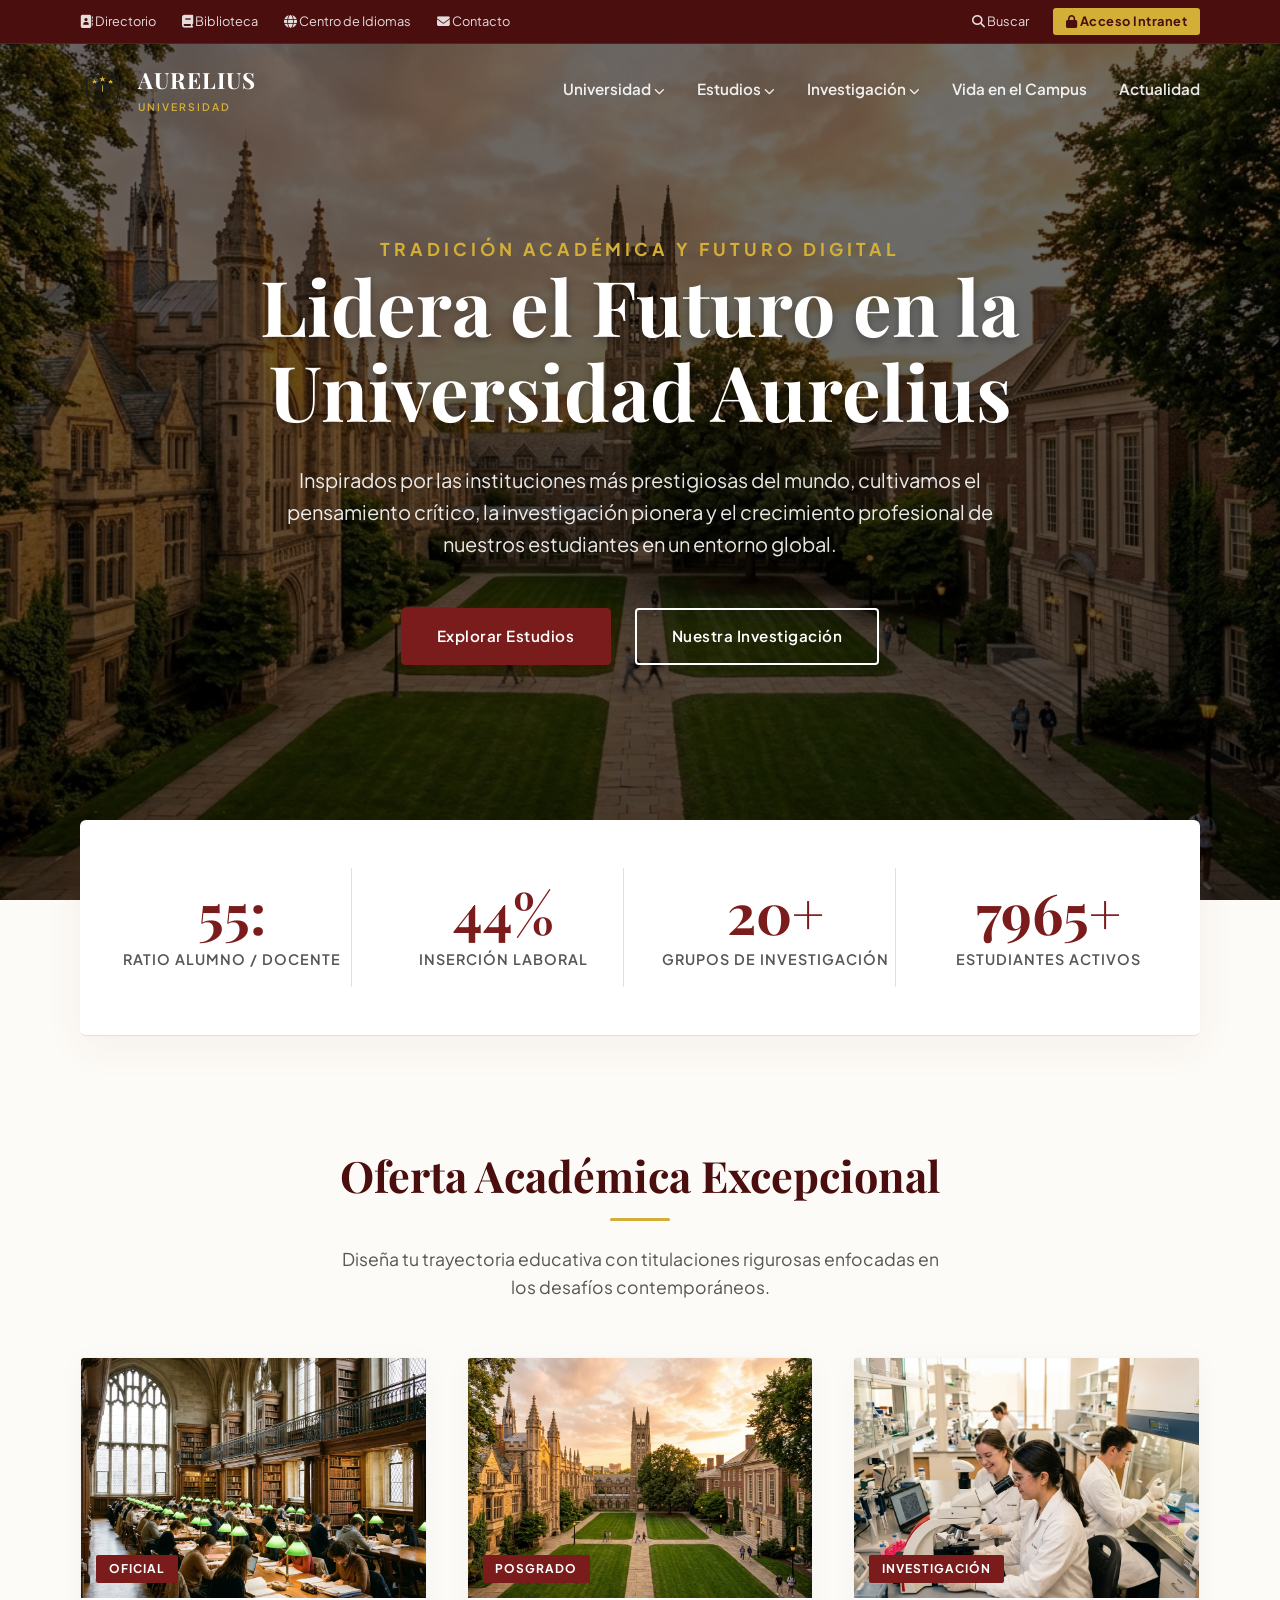
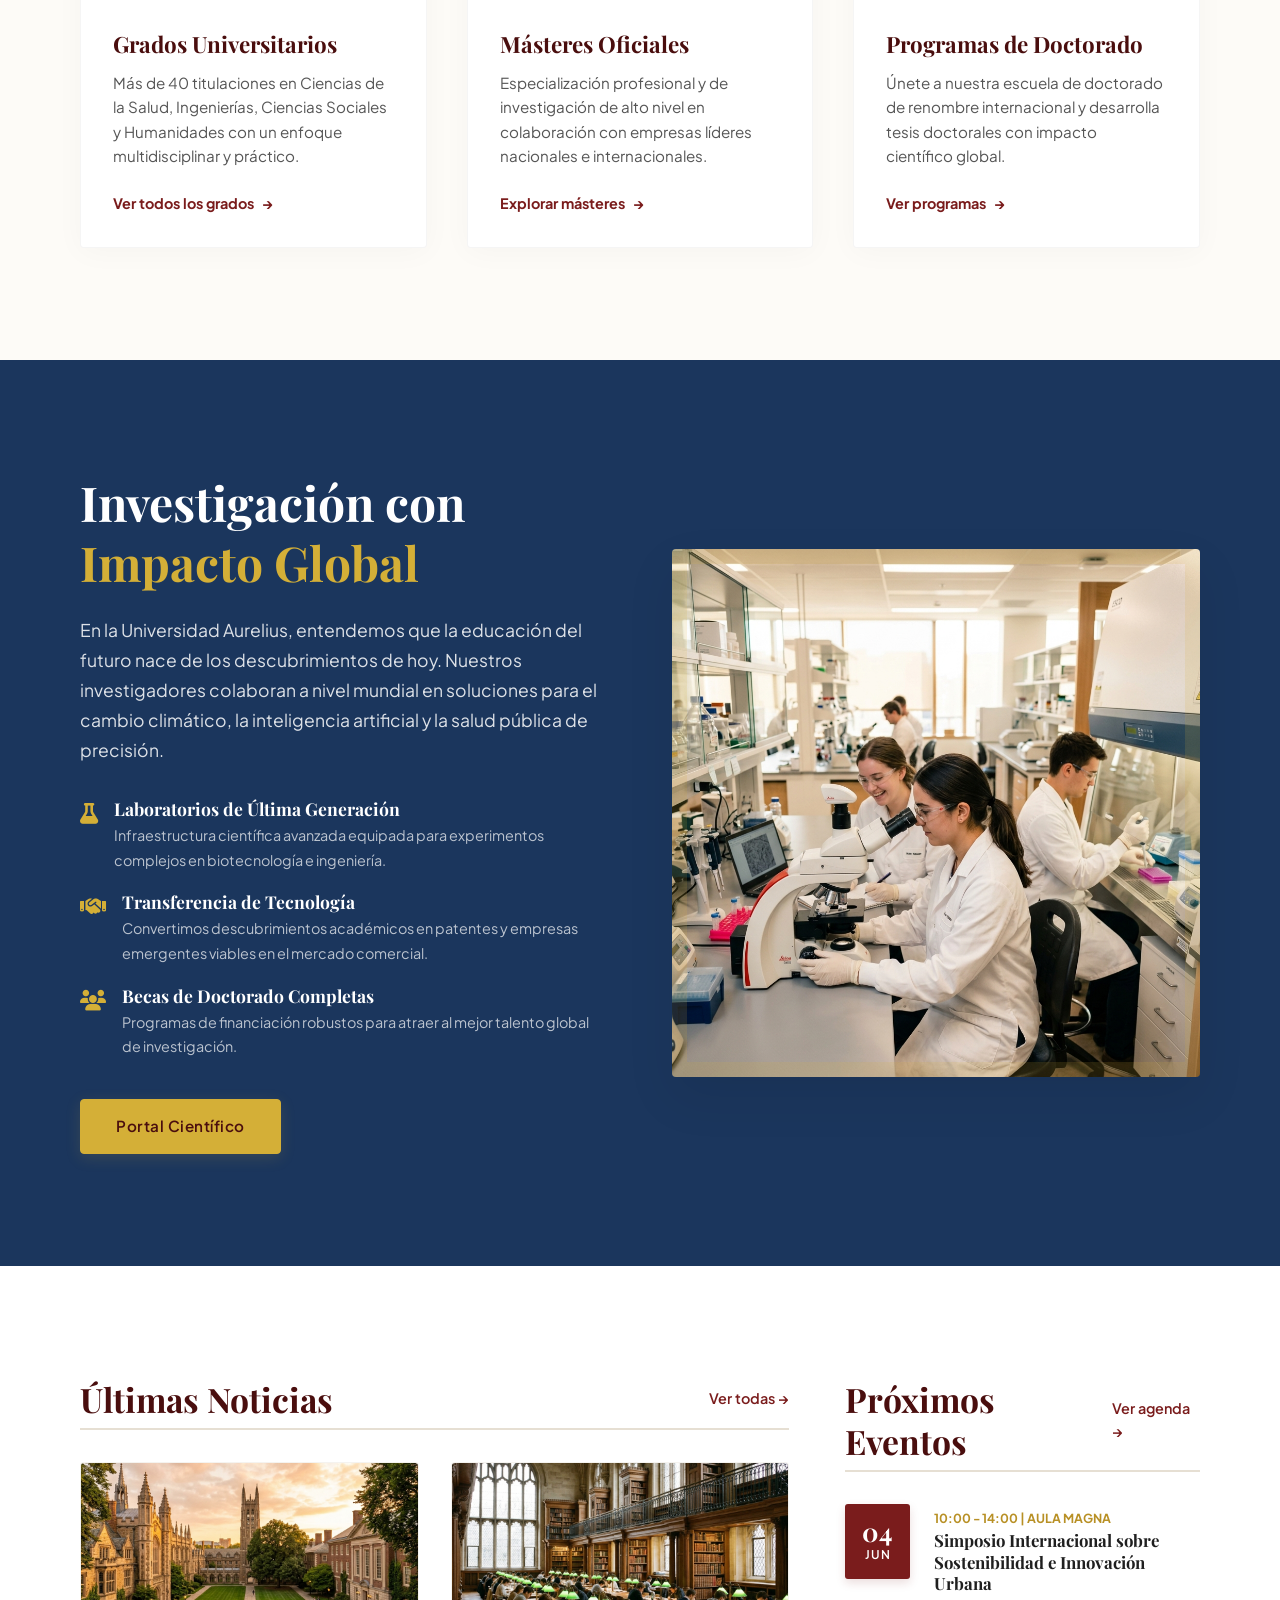
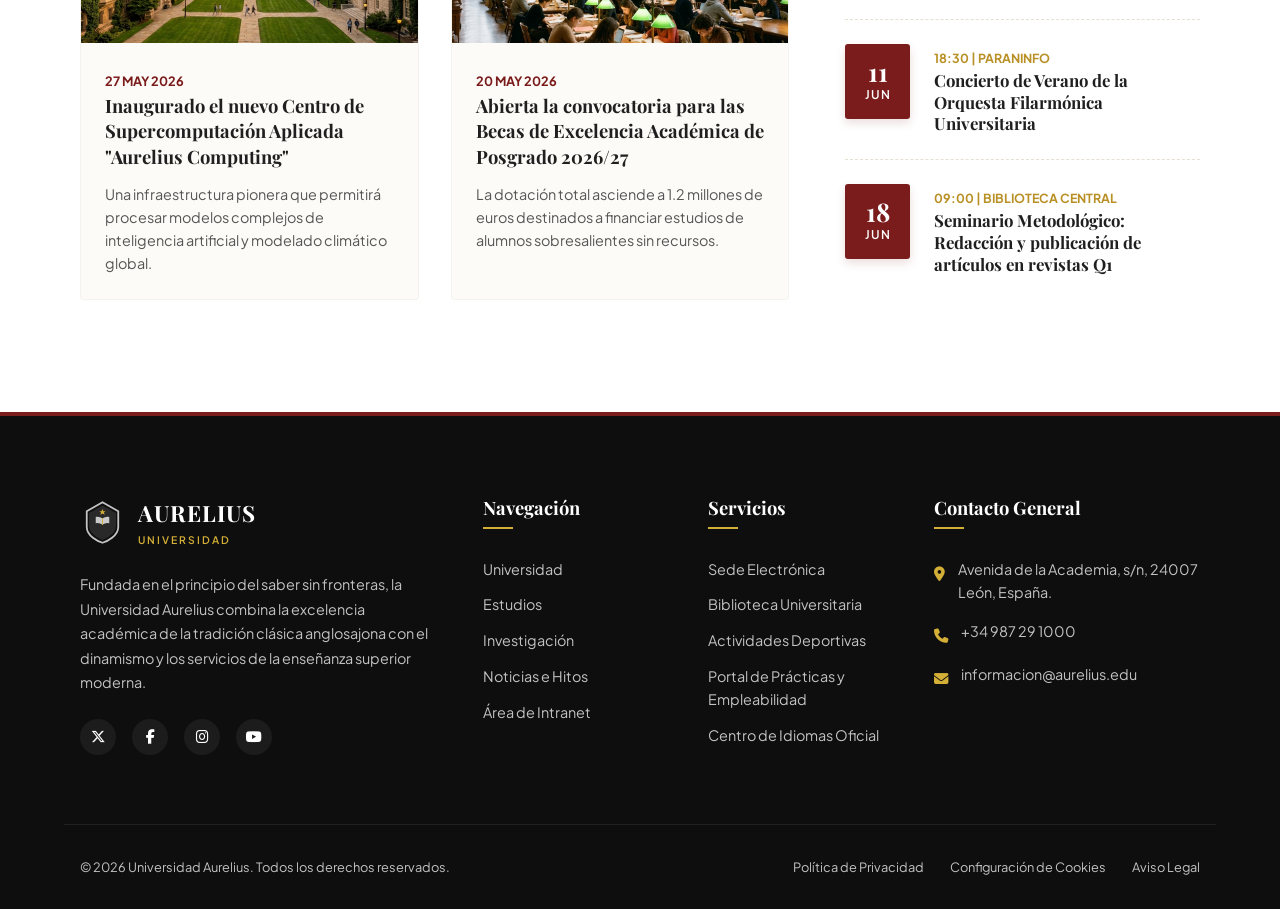
<file: index.html>
<!DOCTYPE html>
<html lang="es">
<head>
    <meta charset="UTF-8">
    <meta name="viewport" content="width=device-width, initial-scale=1.0">
    <title>Universidad Aurelius | Excelencia, Tradición e Innovación</title>
    <meta name="description" content="Bienvenido a la Universidad Aurelius, una de las instituciones educativas más prestigiosas del mundo. Descubre nuestros grados, másteres e investigaciones de vanguardia.">
    <!-- Estilos -->
    <link rel="stylesheet" href="css/style.css">
    <!-- FontAwesome para iconos -->
    <link rel="stylesheet" href="https://cdnjs.cloudflare.com/ajax/libs/font-awesome/6.4.0/css/all.min.css" integrity="sha512-iecdLmaskl7CVkqkXNQ/ZH/XLlvWZOJyj7Yy7tcenmpD1ypASozpmT/E0iPtmFIB46ZmdtAc9eNBvH0H/ZpiBw==" crossorigin="anonymous" referrerpolicy="no-referrer" />
    <style>
        /* Pequeño parche para iconos si FontAwesome falla o para usar SVG sencillos */
        .icon {
            display: inline-block;
            width: 1em;
            height: 1em;
            stroke-width: 0;
            stroke: currentColor;
            fill: currentColor;
        }
    </style>
</head>
<body>

    <!-- CABECERA PRINCIPAL -->
    <header class="header-wrapper">
        <!-- Barra de Utilidad Superior -->
        <div class="utility-bar">
            <div class="container utility-container">
                <div class="utility-links">
                    <a href="#directorio"><i class="fa-solid fa-address-book"></i> Directorio</a>
                    <a href="#biblioteca"><i class="fa-solid fa-book"></i> Biblioteca</a>
                    <a href="#idiomas"><i class="fa-solid fa-globe"></i> Centro de Idiomas</a>
                    <a href="#contacto"><i class="fa-solid fa-envelope"></i> Contacto</a>
                </div>
                <div class="utility-actions">
                    <a href="#buscar"><i class="fa-solid fa-magnifying-glass"></i> Buscar</a>
                    <a href="intranet.html" class="btn-intranet-quick"><i class="fa-solid fa-lock"></i> Acceso Intranet</a>
                </div>
            </div>
        </div>

        <!-- Barra de Navegación Principal -->
        <nav class="main-nav">
            <div class="container nav-container">
                <!-- Logotipo de la Universidad (Escudo SVG + Texto) -->
                <a href="index.html" class="logo" id="main-logo-link">
                    <!-- Escudo Universitario SVG -->
                    <svg class="logo-icon" viewBox="0 0 100 100" xmlns="http://www.w3.org/2000/svg">
                        <path d="M50 5 L15 25 V60 C15 80 40 92 50 95 C60 92 85 80 85 60 V25 L50 5 Z" fill="none" stroke="currentColor" stroke-width="4"/>
                        <path d="M50 12 L20 29 V58 C20 75 42 86 50 89 C58 86 80 75 80 58 V29 L50 12 Z" fill="currentColor" opacity="0.15"/>
                        <!-- Libro Abierto -->
                        <path d="M35 52 C40 50 45 52 50 55 C55 52 60 50 65 52 V38 C60 36 55 38 50 41 C45 38 40 36 35 38 V52 Z" fill="currentColor"/>
                        <line x1="50" y1="41" x2="50" y2="55" stroke="var(--secondary)" stroke-width="2"/>
                        <!-- Tres estrellas académicas -->
                        <polygon points="50,20 52,25 57,25 53,28 55,33 50,30 45,33 47,28 43,25 48,25" fill="var(--secondary)"/>
                        <polygon points="32,28 34,31 38,31 35,33 36,37 32,35 28,37 29,33 26,31 30,31" fill="var(--secondary)"/>
                        <polygon points="68,28 70,31 74,31 71,33 72,37 68,35 64,37 65,33 62,31 66,31" fill="var(--secondary)"/>
                    </svg>
                    <div class="logo-text">
                        <span class="logo-title">AURELIUS</span>
                        <span class="logo-subtitle">UNIVERSIDAD</span>
                    </div>
                </a>

                <!-- Enlaces del Menú -->
                <ul class="nav-menu">
                    <li class="nav-item">
                        <a href="#universidad" class="nav-link">Universidad <i class="fa-solid fa-chevron-down" style="font-size: 0.7em;"></i></a>
                        <!-- Megamenú para sección Universidad -->
                        <div class="megamenu">
                            <div class="megamenu-column">
                                <h4>Institución</h4>
                                <ul>
                                    <li><a href="#saludo-rector">Saludo del Rector</a></li>
                                    <li><a href="#historia">Historia y Valores</a></li>
                                    <li><a href="#gobierno">Órganos de Gobierno</a></li>
                                    <li><a href="#transparencia">Portal de Transparencia</a></li>
                                </ul>
                            </div>
                            <div class="megamenu-column">
                                <h4>Campus y Servicios</h4>
                                <ul>
                                    <li><a href="#campus-leon">Campus de León (Central)</a></li>
                                    <li><a href="#campus-ponferrada">Campus de Ponferrada</a></li>
                                    <li><a href="#sostenibilidad">Oficina Verde (Eco-Campus)</a></li>
                                    <li><a href="#deportes">Servicios Deportivos</a></li>
                                </ul>
                            </div>
                        </div>
                    </li>
                    <li class="nav-item">
                        <a href="#estudios" class="nav-link">Estudios <i class="fa-solid fa-chevron-down" style="font-size: 0.7em;"></i></a>
                        <!-- Megamenú para Estudios -->
                        <div class="megamenu">
                            <div class="megamenu-column">
                                <h4>Formación Oficial</h4>
                                <ul>
                                    <li><a href="#grados">Grados Universitarios</a></li>
                                    <li><a href="#masteres">Másteres Universitarios</a></li>
                                    <li><a href="#doctorados">Escuela de Doctorado</a></li>
                                    <li><a href="#admision">Admisión y Matrícula</a></li>
                                </ul>
                            </div>
                            <div class="megamenu-column">
                                <h4>Formación Continua y Otros</h4>
                                <ul>
                                    <li><a href="#titulos-propios">Títulos Propios</a></li>
                                    <li><a href="#cursos-verano">Cursos de Verano</a></li>
                                    <li><a href="#idiomas-cursos">Cursos de Idiomas</a></li>
                                    <li><a href="#mayores">Universidad de la Experiencia</a></li>
                                </ul>
                            </div>
                        </div>
                    </li>
                    <li class="nav-item">
                        <a href="#investigacion" class="nav-link">Investigación <i class="fa-solid fa-chevron-down" style="font-size: 0.7em;"></i></a>
                        <!-- Megamenú para Investigación -->
                        <div class="megamenu">
                            <div class="megamenu-column">
                                <h4>Actividad Científica</h4>
                                <ul>
                                    <li><a href="#grupos">Grupos de Investigación</a></li>
                                    <li><a href="#proyectos">Proyectos y Financiación</a></li>
                                    <li><a href="#institutos">Institutos de Investigación</a></li>
                                    <li><a href="#patentes">Patentes y Transferencia</a></li>
                                </ul>
                            </div>
                            <div class="megamenu-column">
                                <h4>Recursos para Investigadores</h4>
                                <ul>
                                    <li><a href="#convocatorias">Convocatorias Abiertas</a></li>
                                    <li><a href="#doctorandos">Apoyo a Doctorandos</a></li>
                                    <li><a href="#biblioteca-cientifica">Repositorio Institucional</a></li>
                                    <li><a href="#comite-etica">Comité de Ética</a></li>
                                </ul>
                            </div>
                        </div>
                    </li>
                    <li class="nav-item">
                        <a href="#campus-life" class="nav-link">Vida en el Campus</a>
                    </li>
                    <li class="nav-item">
                        <a href="#actualidad" class="nav-link">Actualidad</a>
                    </li>
                </ul>

                <!-- Hamburger para Móvil -->
                <button class="hamburger" aria-label="Abrir menú de navegación">
                    <span></span>
                    <span></span>
                    <span></span>
                </button>
            </div>
        </nav>
    </header>

    <!-- MAIN HERO SECTION -->
    <section class="hero" id="home">
        <div class="hero-content">
            <span class="hero-tagline">Tradición Académica y Futuro Digital</span>
            <h1 class="hero-title">Lidera el Futuro en la Universidad Aurelius</h1>
            <p class="hero-description">Inspirados por las instituciones más prestigiosas del mundo, cultivamos el pensamiento crítico, la investigación pionera y el crecimiento profesional de nuestros estudiantes en un entorno global.</p>
            <div class="hero-cta">
                <a href="#estudios" class="btn btn-primary">Explorar Estudios</a>
                <a href="#investigacion" class="btn btn-outline">Nuestra Investigación</a>
            </div>
        </div>
    </section>

    <!-- SECCIÓN DE CIFRAS (OVERLAPPING BANNER) -->
    <div class="container">
        <section class="stats-section">
            <div class="stats-grid">
                <div class="stat-item">
                    <div class="stat-number">12:1</div>
                    <div class="stat-label">Ratio Alumno / Docente</div>
                </div>
                <div class="stat-item">
                    <div class="stat-number">96%</div>
                    <div class="stat-label">Inserción Laboral</div>
                </div>
                <div class="stat-item">
                    <div class="stat-number">45+</div>
                    <div class="stat-label">Grupos de Investigación</div>
                </div>
                <div class="stat-item">
                    <div class="stat-number">18000+</div>
                    <div class="stat-label">Estudiantes Activos</div>
                </div>
            </div>
        </section>
    </div>

    <!-- SECCIÓN DE ESTUDIOS -->
    <section class="section-padding academics-section" id="estudios">
        <div class="container">
            <div class="text-center">
                <h2 class="section-title">Oferta Académica Excepcional</h2>
                <p class="section-subtitle">Diseña tu trayectoria educativa con titulaciones rigurosas enfocadas en los desafíos contemporáneos.</p>
            </div>
            
            <div class="academics-grid">
                <!-- Tarjeta Grados -->
                <article class="academic-card">
                    <div class="academic-card-img">
                        <img src="assets/library.png" alt="Biblioteca Histórica - Grados Universitarios">
                        <span class="academic-card-badge">Oficial</span>
                    </div>
                    <div class="academic-card-content">
                        <h3 class="academic-card-title">Grados Universitarios</h3>
                        <p class="academic-card-desc">Más de 40 titulaciones en Ciencias de la Salud, Ingenierías, Ciencias Sociales y Humanidades con un enfoque multidisciplinar y práctico.</p>
                        <a href="#grados-info" class="academic-card-link">Ver todos los grados <span>&rarr;</span></a>
                    </div>
                </article>

                <!-- Tarjeta Másteres -->
                <article class="academic-card">
                    <div class="academic-card-img">
                        <img src="assets/campus.png" alt="Campus Universitario - Másteres Oficiales">
                        <span class="academic-card-badge">Posgrado</span>
                    </div>
                    <div class="academic-card-content">
                        <h3 class="academic-card-title">Másteres Oficiales</h3>
                        <p class="academic-card-desc">Especialización profesional y de investigación de alto nivel en colaboración con empresas líderes nacionales e internacionales.</p>
                        <a href="#masteres-info" class="academic-card-link">Explorar másteres <span>&rarr;</span></a>
                    </div>
                </article>

                <!-- Tarjeta Doctorado -->
                <article class="academic-card">
                    <div class="academic-card-img">
                        <img src="assets/research.png" alt="Laboratorio de Investigación - Doctorado">
                        <span class="academic-card-badge">Investigación</span>
                    </div>
                    <div class="academic-card-content">
                        <h3 class="academic-card-title">Programas de Doctorado</h3>
                        <p class="academic-card-desc">Únete a nuestra escuela de doctorado de renombre internacional y desarrolla tesis doctorales con impacto científico global.</p>
                        <a href="#doctorados-info" class="academic-card-link">Ver programas <span>&rarr;</span></a>
                    </div>
                </article>
            </div>
        </div>
    </section>

    <!-- SECCIÓN DE INVESTIGACIÓN -->
    <section class="section-padding research-section" id="investigacion">
        <div class="container">
            <div class="research-grid">
                <div class="research-content">
                    <h2>Investigación con <span>Impacto Global</span></h2>
                    <p>En la Universidad Aurelius, entendemos que la educación del futuro nace de los descubrimientos de hoy. Nuestros investigadores colaboran a nivel mundial en soluciones para el cambio climático, la inteligencia artificial y la salud pública de precisión.</p>
                    
                    <div class="research-bullets">
                        <div class="research-bullet">
                            <span class="research-bullet-icon"><i class="fa-solid fa-flask"></i></span>
                            <div class="research-bullet-text">
                                <h4>Laboratorios de Última Generación</h4>
                                <p>Infraestructura científica avanzada equipada para experimentos complejos en biotecnología e ingeniería.</p>
                            </div>
                        </div>
                        <div class="research-bullet">
                            <span class="research-bullet-icon"><i class="fa-solid fa-handshake"></i></span>
                            <div class="research-bullet-text">
                                <h4>Transferencia de Tecnología</h4>
                                <p>Convertimos descubrimientos académicos en patentes y empresas emergentes viables en el mercado comercial.</p>
                            </div>
                        </div>
                        <div class="research-bullet">
                            <span class="research-bullet-icon"><i class="fa-solid fa-users"></i></span>
                            <div class="research-bullet-text">
                                <h4>Becas de Doctorado Completas</h4>
                                <p>Programas de financiación robustos para atraer al mejor talento global de investigación.</p>
                            </div>
                        </div>
                    </div>
                    <a href="#investigacion-mas" class="btn btn-secondary">Portal Científico</a>
                </div>
                <div class="research-img-wrapper">
                    <img src="assets/research.png" alt="Estudiantes investigando en el laboratorio científico">
                </div>
            </div>
        </div>
    </section>

    <!-- SECCIÓN DE NOTICIAS Y EVENTOS (ACTUALIDAD) -->
    <section class="section-padding news-section" id="actualidad">
        <div class="container">
            <div class="news-layout">
                <!-- Noticias -->
                <div class="news-column">
                    <div class="news-group-title">
                        <h3>Últimas Noticias</h3>
                        <a href="#todas-noticias">Ver todas &rarr;</a>
                    </div>
                    <div class="news-grid">
                        <article class="news-card">
                            <div class="news-card-img">
                                <img src="assets/campus.png" alt="Inauguración nuevo pabellón">
                            </div>
                            <div class="news-card-content">
                                <span class="news-date">27 May 2026</span>
                                <h4 class="news-title">Inaugurado el nuevo Centro de Supercomputación Aplicada "Aurelius Computing"</h4>
                                <p class="news-desc">Una infraestructura pionera que permitirá procesar modelos complejos de inteligencia artificial y modelado climático global.</p>
                            </div>
                        </article>
                        <article class="news-card">
                            <div class="news-card-img">
                                <img src="assets/library.png" alt="Estudiante en biblioteca">
                            </div>
                            <div class="news-card-content">
                                <span class="news-date">20 May 2026</span>
                                <h4 class="news-title">Abierta la convocatoria para las Becas de Excelencia Académica de Posgrado 2026/27</h4>
                                <p class="news-desc">La dotación total asciende a 1.2 millones de euros destinados a financiar estudios de alumnos sobresalientes sin recursos.</p>
                            </div>
                        </article>
                    </div>
                </div>

                <!-- Agenda / Eventos -->
                <div class="agenda-column">
                    <div class="news-group-title">
                        <h3>Próximos Eventos</h3>
                        <a href="#toda-agenda">Ver agenda &rarr;</a>
                    </div>
                    <div class="agenda-list">
                        <!-- Evento 1 -->
                        <div class="agenda-item">
                            <div class="agenda-date-box">
                                <span class="agenda-day">04</span>
                                <span class="agenda-month">Jun</span>
                            </div>
                            <div class="agenda-info">
                                <span class="agenda-time">10:00 - 14:00 | Aula Magna</span>
                                <h4 class="agenda-title"><a href="#evento-1">Simposio Internacional sobre Sostenibilidad e Innovación Urbana</a></h4>
                            </div>
                        </div>
                        <!-- Evento 2 -->
                        <div class="agenda-item">
                            <div class="agenda-date-box">
                                <span class="agenda-day">11</span>
                                <span class="agenda-month">Jun</span>
                            </div>
                            <div class="agenda-info">
                                <span class="agenda-time">18:30 | Paraninfo</span>
                                <h4 class="agenda-title"><a href="#evento-2">Concierto de Verano de la Orquesta Filarmónica Universitaria</a></h4>
                            </div>
                        </div>
                        <!-- Evento 3 -->
                        <div class="agenda-item">
                            <div class="agenda-date-box">
                                <span class="agenda-day">18</span>
                                <span class="agenda-month">Jun</span>
                            </div>
                            <div class="agenda-info">
                                <span class="agenda-time">09:00 | Biblioteca Central</span>
                                <h4 class="agenda-title"><a href="#evento-3">Seminario Metodológico: Redacción y publicación de artículos en revistas Q1</a></h4>
                            </div>
                        </div>
                    </div>
                </div>
            </div>
        </div>
    </section>

    <!-- PIE DE PÁGINA (FOOTER) -->
    <footer>
        <div class="container footer-grid">
            <div class="footer-brand">
                <a href="index.html" class="logo" style="margin-bottom: 1.5rem; justify-content: flex-start;">
                    <svg class="logo-icon" viewBox="0 0 100 100" xmlns="http://www.w3.org/2000/svg" style="fill: var(--secondary);">
                        <path d="M50 5 L15 25 V60 C15 80 40 92 50 95 C60 92 85 80 85 60 V25 L50 5 Z" fill="none" stroke="currentColor" stroke-width="4"/>
                        <path d="M50 12 L20 29 V58 C20 75 42 86 50 89 C58 86 80 75 80 58 V29 L50 12 Z" fill="currentColor" opacity="0.15"/>
                        <path d="M35 52 C40 50 45 52 50 55 C55 52 60 50 65 52 V38 C60 36 55 38 50 41 C45 38 40 36 35 38 V52 Z" fill="currentColor"/>
                        <line x1="50" y1="41" x2="50" y2="55" stroke="var(--secondary)" stroke-width="2"/>
                        <polygon points="50,20 52,25 57,25 53,28 55,33 50,30 45,33 47,28 43,25 48,25" fill="var(--secondary)"/>
                    </svg>
                    <div class="logo-text">
                        <span class="logo-title" style="color: var(--text-light)">AURELIUS</span>
                        <span class="logo-subtitle">UNIVERSIDAD</span>
                    </div>
                </a>
                <p>Fundada en el principio del saber sin fronteras, la Universidad Aurelius combina la excelencia académica de la tradición clásica anglosajona con el dinamismo y los servicios de la enseñanza superior moderna.</p>
                <div class="footer-socials">
                    <a href="#twitter" class="social-icon" aria-label="Twitter X"><i class="fa-brands fa-x-twitter"></i></a>
                    <a href="#facebook" class="social-icon" aria-label="Facebook"><i class="fa-brands fa-facebook-f"></i></a>
                    <a href="#instagram" class="social-icon" aria-label="Instagram"><i class="fa-brands fa-instagram"></i></a>
                    <a href="#youtube" class="social-icon" aria-label="YouTube"><i class="fa-brands fa-youtube"></i></a>
                </div>
            </div>

            <div class="footer-col">
                <h4>Navegación</h4>
                <ul class="footer-links">
                    <li><a href="#universidad">Universidad</a></li>
                    <li><a href="#estudios">Estudios</a></li>
                    <li><a href="#investigacion">Investigación</a></li>
                    <li><a href="#actualidad">Noticias e Hitos</a></li>
                    <li><a href="intranet.html">Área de Intranet</a></li>
                </ul>
            </div>

            <div class="footer-col">
                <h4>Servicios</h4>
                <ul class="footer-links">
                    <li><a href="#sede">Sede Electrónica</a></li>
                    <li><a href="#biblioteca">Biblioteca Universitaria</a></li>
                    <li><a href="#deportes">Actividades Deportivas</a></li>
                    <li><a href="#empleo">Portal de Prácticas y Empleabilidad</a></li>
                    <li><a href="#idiomas">Centro de Idiomas Oficial</a></li>
                </ul>
            </div>

            <div class="footer-col">
                <h4>Contacto General</h4>
                <ul class="footer-contact">
                    <li>
                        <span class="contact-icon"><i class="fa-solid fa-location-dot"></i></span>
                        <span>Avenida de la Academia, s/n, 24007 León, España.</span>
                    </li>
                    <li>
                        <span class="contact-icon"><i class="fa-solid fa-phone"></i></span>
                        <span>+34 987 29 1000</span>
                    </li>
                    <li>
                        <span class="contact-icon"><i class="fa-solid fa-envelope"></i></span>
                        <span>informacion@aurelius.edu</span>
                    </li>
                </ul>
            </div>
        </div>

        <div class="container footer-bottom">
            <p>&copy; 2026 Universidad Aurelius. Todos los derechos reservados.</p>
            <div class="footer-bottom-links">
                <a href="#privacidad">Política de Privacidad</a>
                <a href="#cookies">Configuración de Cookies</a>
                <a href="#aviso-legal">Aviso Legal</a>
            </div>
        </div>
    </footer>

    <!-- Scripts -->
    <script src="js/main.js"></script>
</body>
</html>
</file>
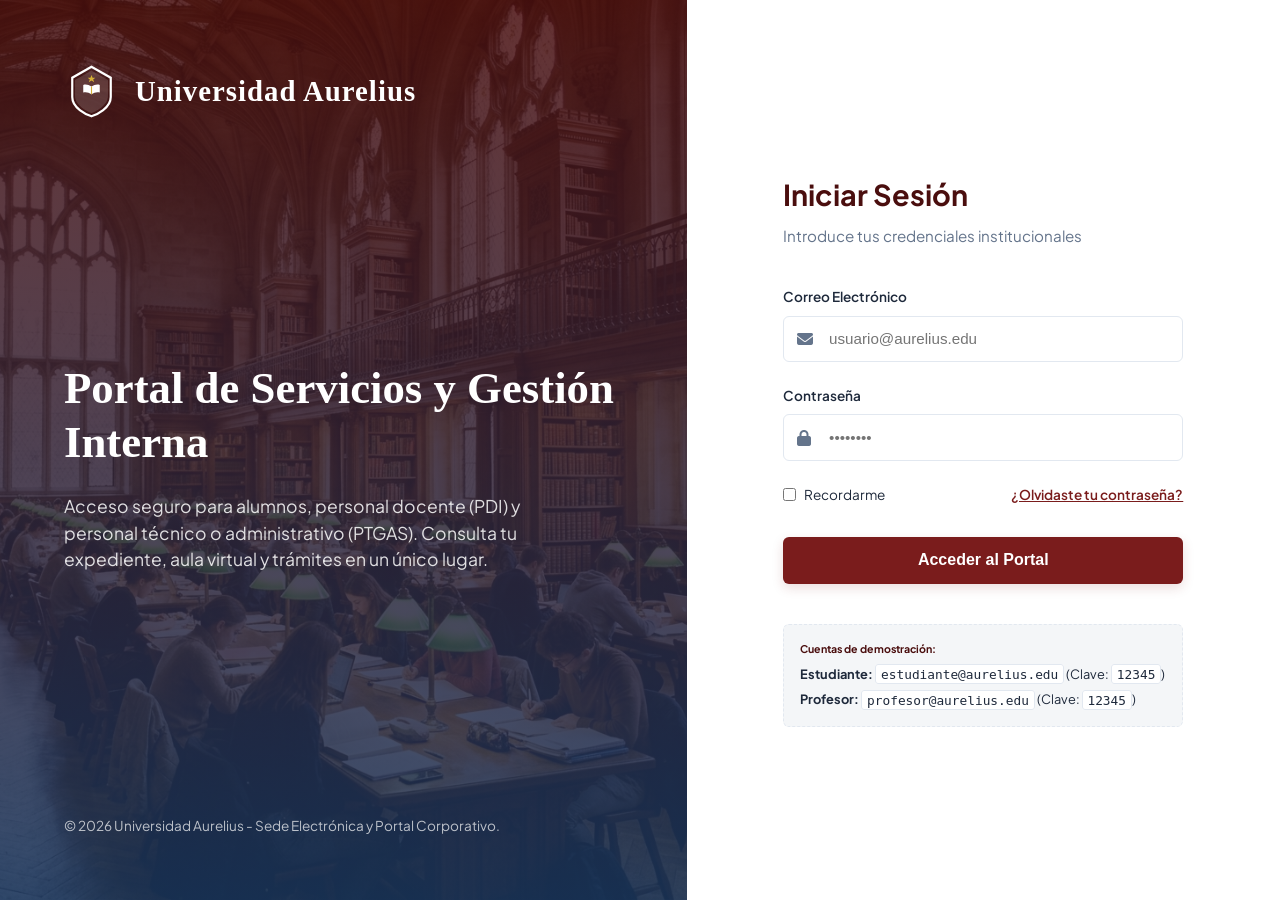
<file: intranet.html>
<!DOCTYPE html>
<html lang="es">
<head>
    <meta charset="UTF-8">
    <meta name="viewport" content="width=device-width, initial-scale=1.0">
    <title>Intranet | Universidad Aurelius</title>
    <!-- Estilos de Intranet -->
    <link rel="stylesheet" href="css/intranet.css">
    <!-- FontAwesome para iconos del Dashboard -->
    <link rel="stylesheet" href="https://cdnjs.cloudflare.com/ajax/libs/font-awesome/6.4.0/css/all.min.css" integrity="sha512-iecdLmaskl7CVkqkXNQ/ZH/XLlvWZOJyj7Yy7tcenmpD1ypASozpmT/E0iPtmFIB46ZmdtAc9eNBvH0H/ZpiBw==" crossorigin="anonymous" referrerpolicy="no-referrer" />
</head>
<body>

    <!-- 1. PANTALLA DE INICIO DE SESIÓN (LOGIN SCREEN) -->
    <main class="login-screen" id="login-screen">
        <!-- Parte Izquierda - Gráfico y Marca -->
        <div class="login-left">
            <div class="login-logo">
                <svg viewBox="0 0 100 100" xmlns="http://www.w3.org/2000/svg">
                    <path d="M50 5 L15 25 V60 C15 80 40 92 50 95 C60 92 85 80 85 60 V25 L50 5 Z" fill="none" stroke="currentColor" stroke-width="4"/>
                    <path d="M50 12 L20 29 V58 C20 75 42 86 50 89 C58 86 80 75 80 58 V29 L50 12 Z" fill="currentColor" opacity="0.15"/>
                    <path d="M35 52 C40 50 45 52 50 55 C55 52 60 50 65 52 V38 C60 36 55 38 50 41 C45 38 40 36 35 38 V52 Z" fill="currentColor"/>
                    <line x1="50" y1="41" x2="50" y2="55" stroke="var(--secondary)" stroke-width="2"/>
                    <polygon points="50,20 52,25 57,25 53,28 55,33 50,30 45,33 47,28 43,25 48,25" fill="var(--secondary)"/>
                </svg>
                <h1 class="login-logo-title">Universidad Aurelius</h1>
            </div>
            
            <div class="login-left-content">
                <h2>Portal de Servicios y Gestión Interna</h2>
                <p>Acceso seguro para alumnos, personal docente (PDI) y personal técnico o administrativo (PTGAS). Consulta tu expediente, aula virtual y trámites en un único lugar.</p>
            </div>
            
            <div style="font-size: 0.85rem; opacity: 0.7;">
                <p>&copy; 2026 Universidad Aurelius - Sede Electrónica y Portal Corporativo.</p>
            </div>
        </div>

        <!-- Parte Derecha - Formulario de Login -->
        <div class="login-right">
            <div class="login-form-container">
                <div class="login-form-header">
                    <h3>Iniciar Sesión</h3>
                    <p>Introduce tus credenciales institucionales</p>
                </div>
                
                <div id="login-error-alert" style="display:none; padding:0.8rem; border-radius:6px; background-color:var(--error-light); color:var(--error); font-size:0.85rem; margin-bottom:1.5rem; font-weight:600; border:1px solid rgba(239, 68, 68, 0.15);"></div>

                <form id="login-form">
                    <div class="login-form-group">
                        <label for="email">Correo Electrónico</label>
                        <div class="login-input-wrapper">
                            <i class="fa-solid fa-envelope"></i>
                            <input type="email" id="email" class="login-input" placeholder="usuario@aurelius.edu" required autocomplete="username">
                        </div>
                    </div>
                    
                    <div class="login-form-group">
                        <label for="password">Contraseña</label>
                        <div class="login-input-wrapper">
                            <i class="fa-solid fa-lock"></i>
                            <input type="password" id="password" class="login-input" placeholder="••••••••" required autocomplete="current-password">
                        </div>
                    </div>
                    
                    <div class="login-options">
                        <label class="remember-me">
                            <input type="checkbox" id="remember">
                            <span>Recordarme</span>
                        </label>
                        <a href="#recuperar" class="forgot-password">¿Olvidaste tu contraseña?</a>
                    </div>
                    
                    <button type="submit" class="btn-login">Acceder al Portal</button>
                </form>

                <!-- Cuentas de Demostración para Prueba (Solicitado en el Plan) -->
                <div class="login-demo-accounts">
                    <h5>Cuentas de demostración:</h5>
                    <p style="margin-bottom:0.4rem"><strong>Estudiante:</strong> <code>estudiante@aurelius.edu</code> (Clave: <code>12345</code>)</p>
                    <p><strong>Profesor:</strong> <code>profesor@aurelius.edu</code> (Clave: <code>12345</code>)</p>
                </div>
            </div>
        </div>
    </main>

    <!-- 2. INTERFAZ DEL DASHBOARD DE LA INTRANET (DASHBOARD LAYOUT) -->
    <div class="dashboard-layout" id="dashboard-layout">
        <!-- Barra Lateral de Navegación (Sidebar) -->
        <aside class="sidebar">
            <div class="sidebar-top">
                <div class="sidebar-logo">
                    <svg viewBox="0 0 100 100" xmlns="http://www.w3.org/2000/svg">
                        <path d="M50 5 L15 25 V60 C15 80 40 92 50 95 C60 92 85 80 85 60 V25 L50 5 Z" fill="none" stroke="currentColor" stroke-width="3"/>
                        <path d="M35 52 C40 50 45 52 50 55 C55 52 60 50 65 52 V38 C60 36 55 38 50 41 C45 38 40 36 35 38 V52 Z" fill="currentColor"/>
                    </svg>
                    <span>U. Aurelius</span>
                </div>

                <!-- Perfil Breve del Usuario -->
                <div class="profile-card">
                    <div class="profile-avatar">AS</div>
                    <div class="profile-info">
                        <div class="profile-name">Cargando...</div>
                        <div class="profile-role">Estudiante</div>
                    </div>
                </div>

                <!-- Menú de Pestañas -->
                <ul class="sidebar-menu" style="margin-top: 2rem;">
                    <li class="menu-item active" data-tab="inicio">
                        <i class="fa-solid fa-chart-pie"></i>
                        <span>Panel de Control</span>
                    </li>
                    <li class="menu-item student-only" data-tab="notas">
                        <i class="fa-solid fa-graduation-cap"></i>
                        <span>Calificaciones</span>
                    </li>
                    <li class="menu-item student-only" data-tab="horarios">
                        <i class="fa-solid fa-calendar-days"></i>
                        <span>Mi Horario</span>
                    </li>
                    <li class="menu-item student-only" data-tab="tramites">
                        <i class="fa-solid fa-file-invoice"></i>
                        <span>Secretaría Virtual</span>
                    </li>
                    <li class="menu-item student-only" data-tab="aula-virtual">
                        <i class="fa-solid fa-laptop-code"></i>
                        <span>Aula Virtual</span>
                    </li>
                </ul>
            </div>

            <div class="sidebar-footer">
                <div class="btn-logout" id="btn-logout">
                    <i class="fa-solid fa-arrow-right-from-bracket"></i>
                    <span>Cerrar Sesión</span>
                </div>
            </div>
        </aside>

        <!-- Área de Contenido Principal -->
        <main class="main-content">
            <!-- Encabezado superior del Dashboard -->
            <header class="dashboard-header">
                <div class="dashboard-title">
                    <h2>Panel de Control</h2>
                </div>
                <div class="dashboard-actions">
                    <!-- Campana de notificaciones con badge -->
                    <div class="notifications-bell" title="Notificaciones">
                        <i class="fa-regular fa-bell"></i>
                        <span class="bell-badge">2</span>
                    </div>
                    <!-- Volver a la web pública -->
                    <a href="index.html" class="btn-submit" style="background-color:transparent; border: 1px solid var(--primary); color:var(--primary); padding:0.4rem 1rem; font-size:0.85rem;"><i class="fa-solid fa-house"></i> Volver a la Web</a>
                </div>
            </header>

            <!-- Contenedor dinámico de paneles (Tabs) -->
            <div class="panel-container">

                <!-- TAB 1: INICIO (PANEL DE CONTROL GENERAL) -->
                <section class="tab-panel active" id="tab-inicio">
                    <!-- Vista exclusiva Alumno -->
                    <div class="student-only">
                        <!-- Tarjetas de resumen rápido -->
                        <div class="dashboard-summary-cards">
                            <div class="summary-card">
                                <div class="summary-card-info">
                                    <h4>Nota Media Expediente</h4>
                                    <p id="summary-avg">8.4</p>
                                </div>
                                <div class="summary-card-icon gold"><i class="fa-solid fa-star"></i></div>
                            </div>
                            <div class="summary-card">
                                <div class="summary-card-info">
                                    <h4>Créditos Superados</h4>
                                    <p id="summary-credits">120 / 240 ECTS</p>
                                </div>
                                <div class="summary-card-icon blue"><i class="fa-solid fa-book-bookmark"></i></div>
                            </div>
                            <div class="summary-card">
                                <div class="summary-card-info">
                                    <h4>Tareas Pendientes</h4>
                                    <p id="summary-pending">2</p>
                                </div>
                                <div class="summary-card-icon green"><i class="fa-solid fa-clock-rotate-left"></i></div>
                            </div>
                        </div>

                        <!-- Widgets de información -->
                        <div class="dashboard-widgets-grid">
                            <!-- Avisos Oficiales -->
                            <div class="widget">
                                <div class="widget-header">
                                    <h3>Avisos e Información Importante</h3>
                                </div>
                                <div class="announcements-list">
                                    <div class="announcement-item warning">
                                        <span class="announcement-date">Hace 2 horas | Vicerrectorado de Estudiantes</span>
                                        <h4 class="announcement-title">Ampliación de plazo de matrícula para la Convocatoria de Julio</h4>
                                        <p class="announcement-text">El plazo de matrícula para los exámenes extraordinarios se amplía oficialmente hasta el próximo 5 de Junio a las 14:00.</p>
                                    </div>
                                    <div class="announcement-item">
                                        <span class="announcement-date">Ayer | Biblioteca Central</span>
                                        <h4 class="announcement-title">Horario extraordinario por periodo de exámenes</h4>
                                        <p class="announcement-text">La biblioteca del Campus Central abrirá 24 horas ininterrumpidamente desde el 1 de Junio al 30 de Junio.</p>
                                    </div>
                                    <div class="announcement-item success">
                                        <span class="announcement-date">23 May 2026 | Sede Electrónica</span>
                                        <h4 class="announcement-title">Publicado el listado definitivo de las Becas de Movilidad Internacional</h4>
                                        <p class="announcement-text">Puedes consultar la resolución en tu buzón de la Sede Electrónica o en la pestaña "Secretaría Virtual".</p>
                                    </div>
                                </div>
                            </div>

                            <!-- Accesos rápidos / Enlaces -->
                            <div class="widget" style="display:flex; flex-direction:column; gap:1.2rem">
                                <div class="widget-header" style="margin-bottom:0">
                                    <h3>Recursos Rápidos</h3>
                                </div>
                                <a href="#horario" class="summary-card" style="padding: 1rem; border-color: rgba(0,0,0,0.06);" onclick="document.querySelector('[data-tab=horarios]').click()">
                                    <span style="font-size:0.9rem; font-weight:600;"><i class="fa-solid fa-calendar-week" style="color:var(--primary); margin-right:0.5rem"></i> Ver mi horario de clases</span>
                                    <span>&rarr;</span>
                                </a>
                                <a href="#notas" class="summary-card" style="padding: 1rem; border-color: rgba(0,0,0,0.06);" onclick="document.querySelector('[data-tab=notas]').click()">
                                    <span style="font-size:0.9rem; font-weight:600;"><i class="fa-solid fa-file-signature" style="color:var(--secondary-hover); margin-right:0.5rem"></i> Consultar actas de notas</span>
                                    <span>&rarr;</span>
                                </a>
                                <a href="#aula" class="summary-card" style="padding: 1rem; border-color: rgba(0,0,0,0.06);" onclick="document.querySelector('[data-tab=aula-virtual]').click()">
                                    <span style="font-size:0.9rem; font-weight:600;"><i class="fa-solid fa-graduation-cap" style="color:var(--success); margin-right:0.5rem"></i> Entregar trabajos pendientes</span>
                                    <span>&rarr;</span>
                                </a>
                            </div>
                        </div>
                    </div>

                    <!-- Vista exclusiva Profesor (Se inyecta por JavaScript) -->
                    <div class="prof-only" id="prof-dashboard-container">
                        <!-- El contenido del profesor se renderiza mediante renderProfessorDashboard() -->
                        <p style="text-align: center; padding: 2rem;">Cargando panel de profesor...</p>
                    </div>
                </section>

                <!-- TAB 2: CALIFICACIONES (ESTUDIANTE) -->
                <section class="tab-panel" id="tab-notas">
                    <div class="widget" style="margin-bottom: 2rem;">
                        <div class="widget-header">
                            <h3>Expediente Académico Actual</h3>
                            <span class="badge badge-info" id="student-degree-badge">Grado en Ingeniería Aeroespacial</span>
                        </div>
                        <div class="table-wrapper">
                            <table class="data-table">
                                <thead>
                                    <tr>
                                        <th>Código</th>
                                        <th>Asignatura</th>
                                        <th>Créditos</th>
                                        <th>Calificación Cualitativa</th>
                                        <th>Nota Numérica</th>
                                    </tr>
                                </thead>
                                <tbody id="grades-table-body">
                                    <!-- Dinámico por JS -->
                                </tbody>
                            </table>
                        </div>
                    </div>
                </section>

                <!-- TAB 3: HORARIOS (ESTUDIANTE) -->
                <section class="tab-panel" id="tab-horarios">
                    <div class="widget" style="margin-bottom: 2rem;">
                        <div class="widget-header">
                            <h3>Calendario de Clases Semanal</h3>
                            <span class="badge badge-success">Segundo Semestre (Curso 2025/26)</span>
                        </div>
                        
                        <div class="schedule-grid">
                            <!-- Cabeceras de los días -->
                            <div class="schedule-header">Hora</div>
                            <div class="schedule-header">Lunes</div>
                            <div class="schedule-header">Martes</div>
                            <div class="schedule-header">Miércoles</div>
                            <div class="schedule-header">Jueves</div>
                            <div class="schedule-header">Viernes</div>

                            <!-- Fila 08:30 - 10:30 -->
                            <div class="schedule-time-cell">08:30 - 10:30</div>
                            <div class="schedule-class-cell">
                                <div class="class-card">
                                    <div class="class-name">Aerodinámica</div>
                                    <div class="class-room">Aula 2.3 - E. Ingenierías</div>
                                </div>
                            </div>
                            <div class="schedule-class-cell"></div>
                            <div class="schedule-class-cell">
                                <div class="class-card">
                                    <div class="class-name">Aerodinámica</div>
                                    <div class="class-room">Aula 2.3 - E. Ingenierías</div>
                                </div>
                            </div>
                            <div class="schedule-class-cell"></div>
                            <div class="schedule-class-cell">
                                <div class="class-card green">
                                    <div class="class-name">Mecánica Rac.</div>
                                    <div class="class-room">Aula Magna - Central</div>
                                </div>
                            </div>

                            <!-- Fila 10:30 - 12:30 -->
                            <div class="schedule-time-cell">10:30 - 12:30</div>
                            <div class="schedule-class-cell"></div>
                            <div class="schedule-class-cell">
                                <div class="class-card blue">
                                    <div class="class-name">Python Prog.</div>
                                    <div class="class-room">Lab Computación IV</div>
                                </div>
                            </div>
                            <div class="schedule-class-cell"></div>
                            <div class="schedule-class-cell">
                                <div class="class-card blue">
                                    <div class="class-name">Python Prog.</div>
                                    <div class="class-room">Lab Computación IV</div>
                                </div>
                            </div>
                            <div class="schedule-class-cell"></div>

                            <!-- Fila 12:30 - 14:30 -->
                            <div class="schedule-time-cell">12:30 - 14:30</div>
                            <div class="schedule-class-cell">
                                <div class="class-card green">
                                    <div class="class-name">Mecánica Rac.</div>
                                    <div class="class-room">Aula Magna - Central</div>
                                </div>
                            </div>
                            <div class="schedule-class-cell"></div>
                            <div class="schedule-class-cell">
                                <div class="class-card green">
                                    <div class="class-name">Mecánica Rac.</div>
                                    <div class="class-room">Aula Magna - Central</div>
                                </div>
                            </div>
                            <div class="schedule-class-cell"></div>
                            <div class="schedule-class-cell"></div>
                        </div>
                    </div>
                </section>

                <!-- TAB 4: SECRETARÍA VIRTUAL / TRÁMITES -->
                <section class="tab-panel" id="tab-tramites">
                    <div class="tramites-layout">
                        <!-- Formulario de solicitud -->
                        <div class="form-card">
                            <h3>Nueva Solicitud Administrativa</h3>
                            <div id="tramite-success-alert" style="display:none; padding:0.8rem; border-radius:6px; background-color:var(--success-light); color:var(--success); font-size:0.85rem; margin-bottom:1rem; font-weight:700; border:1px solid rgba(16, 185, 129, 0.15);">
                                ¡Solicitud registrada en la Sede Electrónica!
                            </div>
                            <form id="new-tramite-form">
                                <div class="form-group">
                                    <label for="tramite-type">Tipo de Trámite</label>
                                    <select id="tramite-type" class="form-input">
                                        <option value="Certificado de Matrícula Oficial">Certificado de Matrícula Oficial</option>
                                        <option value="Solicitud de Beca de Excelencia">Solicitud de Beca de Excelencia</option>
                                        <option value="Certificado de Notas con Firma Digital">Certificado de Notas con Firma Digital</option>
                                        <option value="Solicitud de Convalidaciones">Solicitud de Convalidaciones</option>
                                    </select>
                                </div>
                                <div class="form-group">
                                    <label for="tramite-motive">Justificación o Motivo</label>
                                    <textarea id="tramite-motive" class="form-input" style="height: 100px; resize: none;" placeholder="Describa brevemente el motivo de su solicitud..." required></textarea>
                                </div>
                                <button type="submit" class="btn-submit" style="width: 100%;"><i class="fa-solid fa-file-signature"></i> Firmar y Presentar</button>
                            </form>
                        </div>

                        <!-- Historial de trámites -->
                        <div class="widget">
                            <div class="widget-header" style="border-bottom:none; margin-bottom:0.5rem">
                                <h3>Historial de Expedientes Abiertos</h3>
                            </div>
                            <div class="table-wrapper">
                                <table class="data-table">
                                    <thead>
                                        <tr>
                                            <th>Ref</th>
                                            <th>Fecha</th>
                                            <th>Trámite</th>
                                            <th>Estado</th>
                                            <th>Documento</th>
                                        </tr>
                                    </thead>
                                    <tbody id="tramites-table-body">
                                        <!-- Dinámico por JS -->
                                    </tbody>
                                </table>
                            </div>
                        </div>
                    </div>
                </section>

                <!-- TAB 5: AULA VIRTUAL (MOODLE) -->
                <section class="tab-panel" id="tab-aula-virtual">
                    <div style="margin-bottom: 2rem;">
                        <h3 style="font-size: 1.25rem; color: var(--primary-dark); margin-bottom: 1.5rem;"><i class="fa-solid fa-graduation-cap"></i> Mis Asignaturas en el Aula Virtual</h3>
                        
                        <div class="moodle-grid" id="moodle-container">
                            <!-- Dinámico por JS -->
                        </div>
                    </div>
                </section>

            </div>
        </main>
    </div>

    <!-- MODAL DE ENTREGA DE TRABAJOS (AULA VIRTUAL) -->
    <div class="modal-overlay" id="assignment-modal">
        <div class="modal-card">
            <div class="modal-header">
                <h3>Subir Entrega Académica</h3>
                <button class="btn-close-modal" id="btn-close-modal">&times;</button>
            </div>
            <div class="modal-body">
                <p style="font-size:0.9rem; color:var(--text-muted)">Estás entregando un documento para la tarea:</p>
                <h4 id="modal-assignment-name" style="color:var(--primary-dark); font-size:1.1rem; margin:0.3rem 0 1rem 0;">Tarea Académica</h4>
                
                <!-- Input file oculto y zona drag-and-drop -->
                <input type="file" id="file-input" style="display: none;" accept=".pdf,.zip,.doc,.docx">
                <div class="drop-zone" id="drop-zone">
                    <div class="drop-zone-icon"><i class="fa-solid fa-cloud-arrow-up"></i></div>
                    <p>Arrastra archivos aquí o haz clic para subir</p>
                    <span style="font-size:0.75rem; color:var(--text-muted)">Archivos permitidos: PDF, ZIP (Max 10MB)</span>
                </div>
                
                <div style="display: flex; justify-content: flex-end; gap: 1rem; margin-top: 1.5rem;">
                    <button class="btn-submit" style="background-color: var(--text-muted)" onclick="document.getElementById('assignment-modal').style.display='none'">Cancelar</button>
                    <button class="btn-submit" id="btn-submit-file">Entregar Trabajo</button>
                </div>
            </div>
        </div>
    </div>

    <!-- Scripts de la Intranet -->
    <script src="js/intranet.js"></script>
</body>
</html>
</file>
<file: css/style.css>
/* 
   Universidad Aurelius - Estilo Web Principal
   Inspirado en la elegancia de las Ivy League/Oxford y la arquitectura web de unileon.es
*/

@import url('https://fonts.googleapis.com/css2?family=Playfair+Display:ital,wght@0,400..900;1,400..900&family=Plus+Jakarta+Sans:ital,wght@0,200..800;1,200..800&display=swap');

:root {
    /* Paleta de Colores Académicos */
    --primary: #7A1C1C;          /* Borgoña Imperial (Crimson) */
    --primary-dark: #4A0E0E;     /* Borgoña Oscuro */
    --primary-light: #A33333;    /* Crimson Vibrante */
    --secondary: #D4AF37;        /* Oro Viejo Académico */
    --secondary-hover: #B89025;  /* Oro Oscurecido */
    --secondary-light: #F9F3D9;  /* Oro Crema */
    --accent: #1B365D;           /* Azul Oxford */
    --accent-light: #EBF1F7;     /* Azul Hueso */
    
    /* Tonos Neutros */
    --bg-cream: #FDFBF7;         /* Crema Suave */
    --bg-white: #FFFFFF;
    --text-dark: #1F1F1F;
    --text-muted: #555555;
    --text-light: #FFFFFF;
    --border-color: #E6DFD3;
    
    /* Tipografías */
    --font-heading: 'Playfair Display', Georgia, serif;
    --font-body: 'Plus Jakarta Sans', system-ui, sans-serif;
    
    /* Layout y Animaciones */
    --max-width: 1300px;
    --transition-smooth: all 0.4s cubic-bezier(0.16, 1, 0.3, 1);
    --transition-fast: all 0.25s ease;
    --shadow-soft: 0 4px 30px rgba(0, 0, 0, 0.03);
    --shadow-medium: 0 10px 40px rgba(122, 28, 28, 0.06);
    --shadow-premium: 0 20px 50px rgba(0, 0, 0, 0.08);
}

/* Reset y Base */
* {
    margin: 0;
    padding: 0;
    box-sizing: border-box;
}

html {
    scroll-behavior: smooth;
    font-size: 16px;
}

body {
    font-family: var(--font-body);
    background-color: var(--bg-cream);
    color: var(--text-dark);
    line-height: 1.6;
    overflow-x: hidden;
}

h1, h2, h3, h4, h5, h6 {
    font-family: var(--font-heading);
    font-weight: 700;
    line-height: 1.25;
}

a {
    text-decoration: none;
    color: inherit;
    transition: var(--transition-fast);
}

li {
    list-style: none;
}

img {
    max-width: 100%;
    height: auto;
    display: block;
}

button, input, select, textarea {
    font-family: inherit;
}

/* --- UTILIDADES --- */
.container {
    width: 90%;
    max-width: var(--max-width);
    margin: 0 auto;
    padding: 0 1rem;
}

.section-padding {
    padding: 7rem 0;
}

.text-center { text-align: center; }

.section-title {
    font-size: 2.7rem;
    color: var(--primary-dark);
    margin-bottom: 1.5rem;
    position: relative;
    display: inline-block;
}

.section-title::after {
    content: '';
    display: block;
    width: 60px;
    height: 3px;
    background-color: var(--secondary);
    margin: 1rem auto 0;
    border-radius: 2px;
}

.section-subtitle {
    font-size: 1.1rem;
    color: var(--text-muted);
    max-width: 600px;
    margin: 0 auto 3.5rem;
    font-weight: 400;
}

/* Botones Premium */
.btn {
    display: inline-flex;
    align-items: center;
    justify-content: center;
    padding: 0.9rem 2.2rem;
    border-radius: 4px;
    font-weight: 600;
    font-size: 0.95rem;
    cursor: pointer;
    transition: var(--transition-smooth);
    letter-spacing: 0.5px;
}

.btn-primary {
    background-color: var(--primary);
    color: var(--text-light);
    border: 1px solid var(--primary);
    box-shadow: 0 4px 15px rgba(122, 28, 28, 0.2);
}

.btn-primary:hover {
    background-color: var(--primary-dark);
    border-color: var(--primary-dark);
    transform: translateY(-2px);
    box-shadow: 0 6px 20px rgba(122, 28, 28, 0.3);
}

.btn-outline {
    background-color: transparent;
    color: var(--text-light);
    border: 2px solid var(--text-light);
}

.btn-outline:hover {
    background-color: var(--text-light);
    color: var(--primary);
    transform: translateY(-2px);
}

.btn-secondary {
    background-color: var(--secondary);
    color: var(--primary-dark);
    border: 1px solid var(--secondary);
    box-shadow: 0 4px 15px rgba(212, 175, 55, 0.15);
}

.btn-secondary:hover {
    background-color: var(--secondary-hover);
    border-color: var(--secondary-hover);
    transform: translateY(-2px);
}

/* --- ENCABEZADO Y NAVEGACIÓN --- */
.header-wrapper {
    position: fixed;
    top: 0;
    left: 0;
    width: 100%;
    z-index: 1000;
    transition: var(--transition-smooth);
}

.header-wrapper.scrolled {
    background-color: rgba(255, 255, 255, 0.96);
    backdrop-filter: blur(10px);
    box-shadow: 0 5px 25px rgba(0,0,0,0.05);
}

/* Barra de Utilidades (Superior) */
.utility-bar {
    background-color: var(--primary-dark);
    color: rgba(255, 255, 255, 0.85);
    font-size: 0.8rem;
    padding: 0.5rem 0;
    border-bottom: 1px solid rgba(255, 255, 255, 0.08);
    transition: var(--transition-smooth);
}

.header-wrapper.scrolled .utility-bar {
    transform: translateY(-100%);
    margin-bottom: -32px; /* Oculta la barra suavemente */
    opacity: 0;
    pointer-events: none;
}

.utility-container {
    display: flex;
    justify-content: space-between;
    align-items: center;
}

.utility-links a {
    margin-right: 1.5rem;
}

.utility-links a:hover {
    color: var(--secondary);
}

.utility-actions {
    display: flex;
    align-items: center;
    gap: 1.5rem;
}

.btn-intranet-quick {
    background-color: var(--secondary);
    color: var(--primary-dark);
    padding: 0.2rem 0.8rem;
    border-radius: 3px;
    font-weight: 700;
    letter-spacing: 0.5px;
    transition: var(--transition-fast);
}

.btn-intranet-quick:hover {
    background-color: var(--text-light);
    color: var(--primary);
}

/* Menú Principal */
.main-nav {
    padding: 1.2rem 0;
    transition: var(--transition-smooth);
}

.header-wrapper.scrolled .main-nav {
    padding: 0.8rem 0;
}

.nav-container {
    display: flex;
    justify-content: space-between;
    align-items: center;
}

/* Logo */
.logo {
    display: flex;
    align-items: center;
    gap: 0.8rem;
}

.logo-icon {
    width: 45px;
    height: 45px;
    fill: var(--text-light);
    transition: var(--transition-smooth);
}

.header-wrapper.scrolled .logo-icon {
    fill: var(--primary);
}

.logo-text {
    display: flex;
    flex-direction: column;
}

.logo-title {
    font-family: var(--font-heading);
    font-size: 1.4rem;
    font-weight: 700;
    color: var(--text-light);
    letter-spacing: 1px;
}

.header-wrapper.scrolled .logo-title {
    color: var(--primary-dark);
}

.logo-subtitle {
    font-size: 0.65rem;
    text-transform: uppercase;
    letter-spacing: 2px;
    color: var(--secondary);
    font-weight: 600;
}

/* Enlaces Navegación */
.nav-menu {
    display: flex;
    align-items: center;
    gap: 2rem;
}

.nav-item {
    position: relative;
}

.nav-link {
    font-size: 0.95rem;
    font-weight: 600;
    color: rgba(255, 255, 255, 0.9);
    padding: 0.5rem 0;
    border-bottom: 2px solid transparent;
}

.header-wrapper.scrolled .nav-link {
    color: var(--text-dark);
}

.nav-link:hover, .nav-item:hover .nav-link {
    color: var(--secondary);
    border-color: var(--secondary);
}

.header-wrapper.scrolled .nav-link:hover, 
.header-wrapper.scrolled .nav-item:hover .nav-link {
    color: var(--primary);
    border-color: var(--primary);
}

/* Megamenú elegante dropdown */
.megamenu {
    position: absolute;
    top: 100%;
    left: 50%;
    transform: translateX(-50%) translateY(20px);
    width: 600px;
    background-color: var(--bg-white);
    border-top: 3px solid var(--primary);
    box-shadow: var(--shadow-premium);
    padding: 2rem;
    border-radius: 0 0 6px 6px;
    display: grid;
    grid-template-columns: repeat(2, 1fr);
    gap: 2rem;
    opacity: 0;
    visibility: hidden;
    transition: all 0.3s cubic-bezier(0.16, 1, 0.3, 1);
    z-index: 100;
}

.nav-item:hover .megamenu {
    opacity: 1;
    visibility: visible;
    transform: translateX(-50%) translateY(0);
}

.megamenu-column h4 {
    font-size: 1.05rem;
    color: var(--primary-dark);
    margin-bottom: 1rem;
    border-bottom: 1px solid var(--border-color);
    padding-bottom: 0.4rem;
}

.megamenu-column ul li {
    margin-bottom: 0.6rem;
}

.megamenu-column ul li a {
    font-size: 0.88rem;
    color: var(--text-muted);
    display: block;
}

.megamenu-column ul li a:hover {
    color: var(--primary);
    padding-left: 5px;
}

/* Menú móvil */
.hamburger {
    display: none;
    flex-direction: column;
    gap: 6px;
    background: none;
    border: none;
    cursor: pointer;
}

.hamburger span {
    width: 25px;
    height: 3px;
    background-color: var(--text-light);
    transition: var(--transition-fast);
}

.header-wrapper.scrolled .hamburger span {
    background-color: var(--primary-dark);
}

/* --- HERO SECTION --- */
.hero {
    position: relative;
    height: 100vh;
    min-height: 600px;
    background: linear-gradient(rgba(0, 0, 0, 0.55), rgba(0, 0, 0, 0.65)), url('../assets/campus.png') no-repeat center center/cover;
    display: flex;
    align-items: center;
    justify-content: center;
    color: var(--text-light);
    text-align: center;
    overflow: hidden;
}

.hero-content {
    max-width: 900px;
    z-index: 5;
    padding: 0 1rem;
    transform: translateY(30px);
    opacity: 0;
    animation: fadeInUp 1.2s cubic-bezier(0.16, 1, 0.3, 1) forwards 0.2s;
}

.hero-tagline {
    font-size: 1.1rem;
    text-transform: uppercase;
    letter-spacing: 4px;
    color: var(--secondary);
    margin-bottom: 1.5rem;
    font-weight: 700;
}

.hero-title {
    font-size: 4.8rem;
    line-height: 1.1;
    margin-bottom: 2rem;
    text-shadow: 0 4px 10px rgba(0,0,0,0.3);
}

.hero-description {
    font-size: 1.25rem;
    margin-bottom: 3rem;
    color: rgba(255, 255, 255, 0.9);
    max-width: 750px;
    margin-left: auto;
    margin-right: auto;
}

.hero-cta {
    display: flex;
    justify-content: center;
    gap: 1.5rem;
}

@keyframes fadeInUp {
    to {
        opacity: 1;
        transform: translateY(0);
    }
}

/* --- SECTION STATS (CIFRAS) --- */
.stats-section {
    background-color: var(--bg-white);
    border-bottom: 1px solid var(--border-color);
    position: relative;
    z-index: 10;
    margin-top: -80px; /* Overlap effect */
    border-radius: 6px;
    box-shadow: var(--shadow-medium);
    padding: 3rem 2rem;
}

.stats-grid {
    display: grid;
    grid-template-columns: repeat(4, 1fr);
    gap: 2rem;
    text-align: center;
}

.stat-item {
    border-right: 1px solid var(--border-color);
    padding: 1rem 0;
}

.stat-item:last-child {
    border-right: none;
}

.stat-number {
    font-family: var(--font-heading);
    font-size: 3.5rem;
    color: var(--primary);
    font-weight: 700;
    line-height: 1;
    margin-bottom: 0.5rem;
}

.stat-label {
    font-size: 0.9rem;
    text-transform: uppercase;
    letter-spacing: 1px;
    color: var(--text-muted);
    font-weight: 600;
}

/* --- ESTUDIOS / ACADEMICS --- */
.academics-section {
    background-color: var(--bg-cream);
}

.academics-grid {
    display: grid;
    grid-template-columns: repeat(3, 1fr);
    gap: 2.5rem;
    margin-top: 1rem;
}

.academic-card {
    background-color: var(--bg-white);
    border-radius: 4px;
    overflow: hidden;
    box-shadow: var(--shadow-soft);
    border: 1px solid rgba(0, 0, 0, 0.04);
    transition: var(--transition-smooth);
    display: flex;
    flex-direction: column;
}

.academic-card:hover {
    transform: translateY(-8px);
    box-shadow: var(--shadow-premium);
    border-color: var(--border-color);
}

.academic-card-img {
    height: 240px;
    overflow: hidden;
    position: relative;
}

.academic-card-img img {
    width: 100%;
    height: 100%;
    object-fit: cover;
    transition: var(--transition-smooth);
}

.academic-card:hover .academic-card-img img {
    transform: scale(1.08);
}

.academic-card-badge {
    position: absolute;
    bottom: 15px;
    left: 15px;
    background-color: var(--primary);
    color: var(--text-light);
    padding: 0.3rem 0.8rem;
    font-size: 0.75rem;
    text-transform: uppercase;
    font-weight: 700;
    letter-spacing: 1px;
    border-radius: 2px;
}

.academic-card-content {
    padding: 2rem;
    flex-grow: 1;
    display: flex;
    flex-direction: column;
}

.academic-card-title {
    font-size: 1.4rem;
    color: var(--primary-dark);
    margin-bottom: 0.8rem;
}

.academic-card-desc {
    color: var(--text-muted);
    font-size: 0.95rem;
    margin-bottom: 1.5rem;
    flex-grow: 1;
}

.academic-card-link {
    color: var(--primary);
    font-weight: 700;
    font-size: 0.9rem;
    display: inline-flex;
    align-items: center;
    gap: 0.5rem;
}

.academic-card-link:hover {
    color: var(--secondary-hover);
}

.academic-card-link span {
    transition: var(--transition-fast);
}

.academic-card-link:hover span {
    transform: translateX(5px);
}

/* --- INVESTIGACIÓN (RESEARCH) --- */
.research-section {
    background-color: var(--accent);
    color: var(--text-light);
    position: relative;
    overflow: hidden;
}

.research-grid {
    display: grid;
    grid-template-columns: repeat(2, 1fr);
    align-items: center;
    gap: 4rem;
}

.research-content h2 {
    font-size: 3rem;
    margin-bottom: 1.5rem;
    color: var(--text-light);
}

.research-content h2 span {
    color: var(--secondary);
}

.research-content p {
    font-size: 1.1rem;
    margin-bottom: 2rem;
    color: rgba(255, 255, 255, 0.85);
    line-height: 1.7;
}

.research-bullets {
    margin-bottom: 2.5rem;
}

.research-bullet {
    display: flex;
    align-items: flex-start;
    gap: 1rem;
    margin-bottom: 1.2rem;
}

.research-bullet-icon {
    color: var(--secondary);
    font-size: 1.3rem;
    margin-top: -2px;
}

.research-bullet-text h4 {
    font-size: 1.1rem;
    margin-bottom: 0.2rem;
    color: var(--text-light);
}

.research-bullet-text p {
    font-size: 0.9rem;
    color: rgba(255, 255, 255, 0.7);
    margin-bottom: 0;
}

.research-img-wrapper {
    position: relative;
    border-radius: 4px;
    overflow: hidden;
    box-shadow: var(--shadow-premium);
}

.research-img-wrapper::after {
    content: '';
    position: absolute;
    top: 0;
    left: 0;
    width: 100%;
    height: 100%;
    border: 15px solid rgba(212, 175, 55, 0.15);
    pointer-events: none;
    box-sizing: border-box;
}

/* --- NOTICIAS Y AGENDA (ACTUALIDAD) --- */
.news-section {
    background-color: var(--bg-white);
}

.news-layout {
    display: grid;
    grid-template-columns: 2fr 1fr;
    gap: 3.5rem;
}

.news-group-title {
    font-size: 1.8rem;
    color: var(--primary-dark);
    margin-bottom: 2rem;
    border-bottom: 2px solid var(--border-color);
    padding-bottom: 0.5rem;
    display: flex;
    justify-content: space-between;
    align-items: center;
}

.news-group-title a {
    font-size: 0.9rem;
    color: var(--primary);
    font-family: var(--font-body);
    font-weight: 600;
}

.news-grid {
    display: grid;
    grid-template-columns: repeat(2, 1fr);
    gap: 2rem;
}

.news-card {
    background: var(--bg-cream);
    border-radius: 4px;
    overflow: hidden;
    transition: var(--transition-smooth);
    border: 1px solid rgba(0,0,0,0.03);
}

.news-card:hover {
    transform: translateY(-5px);
    box-shadow: var(--shadow-medium);
    background-color: var(--bg-white);
}

.news-card-img {
    height: 180px;
    overflow: hidden;
}

.news-card-img img {
    width: 100%;
    height: 100%;
    object-fit: cover;
    transition: var(--transition-smooth);
}

.news-card:hover .news-card-img img {
    transform: scale(1.05);
}

.news-card-content {
    padding: 1.5rem;
}

.news-date {
    font-size: 0.8rem;
    color: var(--primary);
    font-weight: 700;
    margin-bottom: 0.5rem;
    text-transform: uppercase;
}

.news-title {
    font-size: 1.15rem;
    line-height: 1.4;
    color: var(--text-dark);
    margin-bottom: 0.8rem;
}

.news-desc {
    font-size: 0.9rem;
    color: var(--text-muted);
}

/* Agenda / Eventos */
.agenda-list {
    display: flex;
    flex-direction: column;
    gap: 1.5rem;
}

.agenda-item {
    display: flex;
    gap: 1.5rem;
    padding-bottom: 1.5rem;
    border-bottom: 1px dashed var(--border-color);
}

.agenda-item:last-child {
    border-bottom: none;
}

.agenda-date-box {
    background-color: var(--primary);
    color: var(--text-light);
    min-width: 65px;
    height: 75px;
    border-radius: 3px;
    display: flex;
    flex-direction: column;
    justify-content: center;
    align-items: center;
    text-align: center;
    box-shadow: 0 4px 10px rgba(122, 28, 28, 0.15);
}

.agenda-day {
    font-size: 1.6rem;
    font-family: var(--font-heading);
    font-weight: 700;
    line-height: 1;
}

.agenda-month {
    font-size: 0.75rem;
    text-transform: uppercase;
    font-weight: 600;
    letter-spacing: 1px;
}

.agenda-info {
    flex-grow: 1;
}

.agenda-time {
    font-size: 0.78rem;
    color: var(--secondary-hover);
    font-weight: 700;
    text-transform: uppercase;
    margin-bottom: 0.3rem;
}

.agenda-title {
    font-size: 1.05rem;
    color: var(--text-dark);
    line-height: 1.3;
}

.agenda-title:hover {
    color: var(--primary);
}

/* --- PIE DE PÁGINA (FOOTER) --- */
footer {
    background-color: #0E0E0E;
    color: rgba(255, 255, 255, 0.75);
    padding: 5rem 0 2rem;
    font-size: 0.9rem;
    border-top: 4px solid var(--primary);
}

.footer-grid {
    display: grid;
    grid-template-columns: 2fr 1fr 1fr 1.5fr;
    gap: 3rem;
    margin-bottom: 4rem;
}

.footer-brand .logo {
    margin-bottom: 1.5rem;
}

.footer-brand p {
    margin-bottom: 1.5rem;
    line-height: 1.7;
}

.footer-socials {
    display: flex;
    gap: 1rem;
}

.social-icon {
    width: 36px;
    height: 36px;
    border-radius: 50%;
    background-color: rgba(255,255,255,0.06);
    color: var(--text-light);
    display: flex;
    align-items: center;
    justify-content: center;
    transition: var(--transition-fast);
}

.social-icon:hover {
    background-color: var(--secondary);
    color: var(--primary-dark);
    transform: translateY(-2px);
}

.footer-col h4 {
    color: var(--text-light);
    font-size: 1.15rem;
    margin-bottom: 1.8rem;
    position: relative;
}

.footer-col h4::after {
    content: '';
    display: block;
    width: 30px;
    height: 2px;
    background-color: var(--secondary);
    margin-top: 0.5rem;
}

.footer-links li {
    margin-bottom: 0.8rem;
}

.footer-links a:hover {
    color: var(--secondary);
    padding-left: 5px;
}

.footer-contact li {
    display: flex;
    align-items: flex-start;
    gap: 0.8rem;
    margin-bottom: 1rem;
}

.contact-icon {
    color: var(--secondary);
    margin-top: 4px;
}

.footer-bottom {
    border-top: 1px solid rgba(255,255,255,0.08);
    padding-top: 2rem;
    display: flex;
    justify-content: space-between;
    align-items: center;
    font-size: 0.8rem;
}

.footer-bottom-links a {
    margin-left: 1.5rem;
}

.footer-bottom-links a:hover {
    color: var(--text-light);
}

/* --- RESPONSIIVIDAD (MEDIA QUERIES) --- */
@media (max-width: 1024px) {
    .hero-title { font-size: 3.8rem; }
    .stats-grid { grid-template-columns: repeat(2, 1fr); }
    .stats-section { margin-top: -40px; }
    .stat-item { border-right: none; }
    .stat-item:nth-child(odd) { border-right: 1px solid var(--border-color); }
    .academics-grid { grid-template-columns: 1fr; }
    .research-grid { grid-template-columns: 1fr; gap: 3rem; }
    .news-layout { grid-template-columns: 1fr; gap: 4rem; }
    .footer-grid { grid-template-columns: repeat(2, 1fr); }
}

@media (max-width: 768px) {
    .section-padding { padding: 4.5rem 0; }
    .section-title { font-size: 2.2rem; }
    
    .utility-bar { display: none; }
    .nav-menu { display: none; } /* En una app real haríamos menú móvil */
    .hamburger { display: flex; }
    
    .hero { height: 90vh; }
    .hero-title { font-size: 2.8rem; }
    .hero-description { font-size: 1.1rem; }
    .hero-cta { flex-direction: column; gap: 1rem; align-items: stretch; }
    
    .stats-grid { grid-template-columns: 1fr; }
    .stat-item { border-right: none !important; border-bottom: 1px solid var(--border-color); padding: 1.5rem 0; }
    .stat-item:last-child { border-bottom: none; }
    
    .news-grid { grid-template-columns: 1fr; }
    .footer-grid { grid-template-columns: 1fr; }
    .footer-bottom { flex-direction: column; gap: 1rem; text-align: center; }
    .footer-bottom-links a { margin: 0 0.7rem; }
}
</file>
<file: css/intranet.css>
/* 
   Universidad Aurelius - Estilos de la Intranet (Portal Interno)
*/

@import url('https://fonts.googleapis.com/css2?family=Plus+Jakarta+Sans:ital,wght@0,200..800;1,200..800&display=swap');

:root {
    --primary: #7A1C1C;
    --primary-dark: #4A0E0E;
    --secondary: #D4AF37;
    --secondary-light: #F9F3D9;
    --bg-dark: #121214;
    --bg-panel: #FFFFFF;
    --bg-body: #F4F6F8;
    --border-color: #E2E8F0;
    --text-main: #1E293B;
    --text-muted: #64748B;
    --text-white: #FFFFFF;
    
    /* Colores Semánticos */
    --success: #10B981;
    --success-light: #D1FAE5;
    --warning: #F59E0B;
    --warning-light: #FEF3C7;
    --error: #EF4444;
    --error-light: #FEE2E2;
    --info: #3B82F6;
    --info-light: #DBEAFE;
    
    --shadow-sm: 0 1px 3px rgba(0,0,0,0.05);
    --shadow-md: 0 4px 20px rgba(0,0,0,0.05);
    --shadow-lg: 0 10px 30px rgba(0,0,0,0.08);
    --transition: all 0.3s cubic-bezier(0.25, 0.8, 0.25, 1);
}

* {
    margin: 0;
    padding: 0;
    box-sizing: border-box;
}

body {
    font-family: 'Plus Jakarta Sans', system-ui, sans-serif;
    background-color: var(--bg-body);
    color: var(--text-main);
    line-height: 1.5;
    height: 100vh;
    overflow: hidden;
}

/* --- PANTALLA DE LOGIN --- */
.login-screen {
    display: flex;
    height: 100vh;
    width: 100%;
}

.login-left {
    flex: 1.2;
    background: linear-gradient(rgba(74, 14, 14, 0.85), rgba(27, 54, 93, 0.85)), url('../assets/library.png') no-repeat center center/cover;
    color: var(--text-white);
    display: flex;
    flex-direction: column;
    justify-content: space-between;
    padding: 4rem;
}

.login-logo {
    display: flex;
    align-items: center;
    gap: 1rem;
}

.login-logo svg {
    width: 55px;
    height: 55px;
    fill: var(--secondary);
}

.login-logo-title {
    font-family: Georgia, serif;
    font-size: 1.8rem;
    font-weight: 700;
    letter-spacing: 1px;
}

.login-left-content h2 {
    font-family: Georgia, serif;
    font-size: 2.8rem;
    line-height: 1.2;
    margin-bottom: 1.5rem;
}

.login-left-content p {
    font-size: 1.1rem;
    color: rgba(255,255,255,0.85);
    max-width: 500px;
}

.login-right {
    flex: 1;
    background-color: var(--bg-panel);
    display: flex;
    align-items: center;
    justify-content: center;
    padding: 4rem;
}

.login-form-container {
    width: 100%;
    max-width: 400px;
}

.login-form-header {
    margin-bottom: 2.5rem;
}

.login-form-header h3 {
    font-size: 1.8rem;
    color: var(--primary-dark);
    margin-bottom: 0.5rem;
}

.login-form-header p {
    color: var(--text-muted);
    font-size: 0.95rem;
}

.login-form-group {
    margin-bottom: 1.5rem;
}

.login-form-group label {
    display: block;
    font-size: 0.85rem;
    font-weight: 600;
    color: var(--text-main);
    margin-bottom: 0.5rem;
}

.login-input-wrapper {
    position: relative;
}

.login-input-wrapper i {
    position: absolute;
    left: 14px;
    top: 50%;
    transform: translateY(-50%);
    color: var(--text-muted);
}

.login-input {
    width: 100%;
    padding: 0.85rem 1rem 0.85rem 2.8rem;
    border: 1px solid var(--border-color);
    border-radius: 6px;
    font-size: 0.95rem;
    transition: var(--transition);
}

.login-input:focus {
    outline: none;
    border-color: var(--primary);
    box-shadow: 0 0 0 3px rgba(122, 28, 28, 0.1);
}

.login-options {
    display: flex;
    justify-content: space-between;
    align-items: center;
    font-size: 0.85rem;
    margin-bottom: 2rem;
}

.remember-me {
    display: flex;
    align-items: center;
    gap: 0.5rem;
    cursor: pointer;
}

.forgot-password {
    color: var(--primary);
    font-weight: 600;
}

.forgot-password:hover {
    text-decoration: underline;
}

.btn-login {
    width: 100%;
    background-color: var(--primary);
    color: var(--text-white);
    border: none;
    padding: 0.9rem;
    border-radius: 6px;
    font-weight: 700;
    font-size: 1rem;
    cursor: pointer;
    box-shadow: 0 4px 12px rgba(122, 28, 28, 0.15);
    transition: var(--transition);
}

.btn-login:hover {
    background-color: var(--primary-dark);
    transform: translateY(-1px);
}

.login-demo-accounts {
    margin-top: 2.5rem;
    padding: 1rem;
    background-color: var(--bg-body);
    border-radius: 6px;
    border: 1px dashed var(--border-color);
    font-size: 0.8rem;
}

.login-demo-accounts h5 {
    color: var(--primary-dark);
    margin-bottom: 0.5rem;
    font-weight: 700;
}

.login-demo-accounts code {
    background-color: var(--bg-panel);
    padding: 0.1rem 0.3rem;
    border-radius: 3px;
    border: 1px solid var(--border-color);
}

/* --- INTERFAZ DEL DASHBOARD --- */
.dashboard-layout {
    display: none; /* Se activa vía JS */
    height: 100vh;
    grid-template-columns: 260px 1fr;
}

/* Barra Lateral (Sidebar) */
.sidebar {
    background-color: #1A1A1E;
    color: #94A3B8;
    padding: 2rem 1.5rem;
    display: flex;
    flex-direction: column;
    justify-content: space-between;
    border-right: 1px solid #2D2D35;
}

.sidebar-header {
    margin-bottom: 2.5rem;
}

.sidebar-logo {
    display: flex;
    align-items: center;
    gap: 0.8rem;
    color: var(--text-white);
}

.sidebar-logo svg {
    width: 35px;
    height: 35px;
    fill: var(--secondary);
}

.sidebar-logo span {
    font-family: Georgia, serif;
    font-weight: 700;
    letter-spacing: 0.5px;
}

.profile-card {
    background-color: #26262B;
    border-radius: 8px;
    padding: 1.2rem;
    margin-top: 1.5rem;
    display: flex;
    align-items: center;
    gap: 1rem;
    border: 1px solid #33333C;
}

.profile-avatar {
    width: 45px;
    height: 45px;
    border-radius: 50%;
    background-color: var(--primary);
    color: var(--text-white);
    display: flex;
    align-items: center;
    justify-content: center;
    font-weight: 700;
    font-size: 1.2rem;
}

.profile-info {
    overflow: hidden;
}

.profile-name {
    color: var(--text-white);
    font-size: 0.9rem;
    font-weight: 600;
    white-space: nowrap;
    text-overflow: ellipsis;
    overflow: hidden;
}

.profile-role {
    font-size: 0.75rem;
    color: var(--secondary);
    text-transform: uppercase;
    font-weight: 700;
    letter-spacing: 0.5px;
}

.sidebar-menu {
    display: flex;
    flex-direction: column;
    gap: 0.4rem;
    flex-grow: 1;
    margin-top: 1rem;
}

.menu-item {
    display: flex;
    align-items: center;
    gap: 1rem;
    padding: 0.8rem 1rem;
    border-radius: 6px;
    cursor: pointer;
    font-weight: 600;
    font-size: 0.92rem;
    transition: var(--transition);
}

.menu-item:hover, .menu-item.active {
    background-color: #2D2D35;
    color: var(--text-white);
}

.menu-item.active {
    border-left: 4px solid var(--secondary);
    border-radius: 0 6px 6px 0;
    padding-left: calc(1rem - 4px);
}

.menu-item i {
    width: 20px;
    font-size: 1.05rem;
}

.sidebar-footer {
    border-top: 1px solid #2D2D35;
    padding-top: 1.5rem;
}

.btn-logout {
    display: flex;
    align-items: center;
    gap: 0.8rem;
    padding: 0.8rem 1rem;
    cursor: pointer;
    font-weight: 600;
    font-size: 0.92rem;
    color: #F87171;
    border-radius: 6px;
    transition: var(--transition);
}

.btn-logout:hover {
    background-color: rgba(248, 113, 113, 0.08);
}

/* Área de Contenido */
.main-content {
    display: flex;
    flex-direction: column;
    height: 100vh;
    overflow: hidden;
}

/* Cabecera del Dashboard */
.dashboard-header {
    height: 70px;
    background-color: var(--bg-panel);
    border-bottom: 1px solid var(--border-color);
    padding: 0 2rem;
    display: flex;
    align-items: center;
    justify-content: space-between;
}

.dashboard-title h2 {
    font-size: 1.4rem;
    color: var(--primary-dark);
}

.dashboard-actions {
    display: flex;
    align-items: center;
    gap: 1.5rem;
}

.notifications-bell {
    position: relative;
    font-size: 1.25rem;
    color: var(--text-muted);
    cursor: pointer;
    transition: var(--transition-fast);
}

.notifications-bell:hover {
    color: var(--primary);
}

.bell-badge {
    position: absolute;
    top: -5px;
    right: -5px;
    background-color: var(--error);
    color: var(--text-white);
    font-size: 0.65rem;
    font-weight: 700;
    width: 15px;
    height: 15px;
    border-radius: 50%;
    display: flex;
    align-items: center;
    justify-content: center;
}

.panel-container {
    flex-grow: 1;
    padding: 2rem;
    overflow-y: auto;
    background-color: var(--bg-body);
}

/* PANELES DE CONTENIDO (Pestañas) */
.tab-panel {
    display: none;
    animation: fadeIn 0.4s ease;
}

.tab-panel.active {
    display: block;
}

@keyframes fadeIn {
    from { opacity: 0; transform: translateY(10px); }
    to { opacity: 1; transform: translateY(0); }
}

/* --- ELEMENTOS DE DISEÑO INTERNO --- */

/* Resumen del Alumno (Panel de Inicio) */
.dashboard-summary-cards {
    display: grid;
    grid-template-columns: repeat(3, 1fr);
    gap: 1.5rem;
    margin-bottom: 2rem;
}

.summary-card {
    background-color: var(--bg-panel);
    padding: 1.5rem;
    border-radius: 8px;
    box-shadow: var(--shadow-sm);
    border: 1px solid var(--border-color);
    display: flex;
    align-items: center;
    justify-content: space-between;
}

.summary-card-info h4 {
    font-size: 0.85rem;
    color: var(--text-muted);
    text-transform: uppercase;
    letter-spacing: 0.5px;
    margin-bottom: 0.5rem;
}

.summary-card-info p {
    font-size: 1.8rem;
    font-weight: 700;
    color: var(--primary-dark);
}

.summary-card-icon {
    width: 50px;
    height: 50px;
    border-radius: 8px;
    display: flex;
    align-items: center;
    justify-content: center;
    font-size: 1.4rem;
}

.summary-card-icon.blue { background-color: var(--info-light); color: var(--info); }
.summary-card-icon.green { background-color: var(--success-light); color: var(--success); }
.summary-card-icon.gold { background-color: var(--secondary-light); color: var(--primary); }

.dashboard-widgets-grid {
    display: grid;
    grid-template-columns: 1.8fr 1fr;
    gap: 1.5rem;
}

.widget {
    background-color: var(--bg-panel);
    border-radius: 8px;
    padding: 1.5rem;
    box-shadow: var(--shadow-sm);
    border: 1px solid var(--border-color);
}

.widget-header {
    display: flex;
    justify-content: space-between;
    align-items: center;
    margin-bottom: 1.2rem;
    border-bottom: 1px solid var(--border-color);
    padding-bottom: 0.8rem;
}

.widget-header h3 {
    font-size: 1.1rem;
    color: var(--primary-dark);
}

.announcements-list {
    display: flex;
    flex-direction: column;
    gap: 1rem;
}

.announcement-item {
    padding: 0.8rem;
    border-radius: 6px;
    border-left: 4px solid var(--primary);
    background-color: var(--bg-body);
}

.announcement-item.warning { border-left-color: var(--warning); }
.announcement-item.success { border-left-color: var(--success); }

.announcement-date {
    font-size: 0.75rem;
    color: var(--text-muted);
    font-weight: 600;
}

.announcement-title {
    font-size: 0.95rem;
    font-weight: 700;
    margin: 0.2rem 0;
}

.announcement-text {
    font-size: 0.88rem;
    color: var(--text-muted);
}

/* Tablas Premium (Calificaciones / Trámites) */
.table-wrapper {
    overflow-x: auto;
    background-color: var(--bg-panel);
    border-radius: 8px;
    box-shadow: var(--shadow-sm);
    border: 1px solid var(--border-color);
}

.data-table {
    width: 100%;
    border-collapse: collapse;
    text-align: left;
}

.data-table th {
    background-color: rgba(122, 28, 28, 0.03);
    color: var(--primary-dark);
    font-weight: 700;
    font-size: 0.88rem;
    padding: 1rem 1.5rem;
    border-bottom: 2px solid var(--border-color);
}

.data-table td {
    padding: 1rem 1.5rem;
    border-bottom: 1px solid var(--border-color);
    font-size: 0.92rem;
}

.data-table tr:last-child td {
    border-bottom: none;
}

.data-table tr:hover {
    background-color: rgba(0, 0, 0, 0.01);
}

/* Calificaciones Badges */
.badge {
    padding: 0.25rem 0.6rem;
    border-radius: 4px;
    font-size: 0.75rem;
    font-weight: 700;
    text-transform: uppercase;
}

.badge-success { background-color: var(--success-light); color: var(--success); }
.badge-warning { background-color: var(--warning-light); color: var(--warning); }
.badge-error { background-color: var(--error-light); color: var(--error); }
.badge-info { background-color: var(--info-light); color: var(--info); }

/* Horarios - Estilo Calendario */
.schedule-grid {
    display: grid;
    grid-template-columns: 80px repeat(5, 1fr);
    background-color: var(--bg-panel);
    border-radius: 8px;
    box-shadow: var(--shadow-sm);
    border: 1px solid var(--border-color);
    overflow: hidden;
}

.schedule-header {
    background-color: rgba(122, 28, 28, 0.03);
    color: var(--primary-dark);
    font-weight: 700;
    padding: 1rem 0.5rem;
    text-align: center;
    border-bottom: 2px solid var(--border-color);
    border-right: 1px solid var(--border-color);
    font-size: 0.85rem;
}

.schedule-header:last-child {
    border-right: none;
}

.schedule-time-cell {
    grid-column: 1;
    padding: 1.5rem 0.5rem;
    border-bottom: 1px solid var(--border-color);
    border-right: 1px solid var(--border-color);
    font-size: 0.8rem;
    font-weight: 700;
    text-align: center;
    display: flex;
    align-items: center;
    justify-content: center;
    background-color: rgba(0, 0, 0, 0.01);
}

.schedule-class-cell {
    padding: 0.8rem;
    border-bottom: 1px solid var(--border-color);
    border-right: 1px solid var(--border-color);
    font-size: 0.82rem;
    display: flex;
    flex-direction: column;
    justify-content: center;
    min-height: 90px;
}

.schedule-class-cell:nth-child(6n) {
    border-right: none;
}

.class-card {
    padding: 0.5rem;
    border-radius: 4px;
    border-left: 3px solid var(--primary);
    background-color: var(--bg-body);
}

.class-card.blue { border-left-color: var(--info); background-color: var(--info-light); }
.class-card.green { border-left-color: var(--success); background-color: var(--success-light); }
.class-card.orange { border-left-color: var(--warning); background-color: var(--warning-light); }

.class-name { font-weight: 700; color: var(--text-main); margin-bottom: 0.2rem;}
.class-room { font-size: 0.72rem; color: var(--text-muted); font-weight: 600;}

/* Trámites / Formulario */
.tramites-layout {
    display: grid;
    grid-template-columns: 1fr 1.5fr;
    gap: 1.5rem;
}

.form-card {
    background-color: var(--bg-panel);
    border-radius: 8px;
    padding: 1.5rem;
    box-shadow: var(--shadow-sm);
    border: 1px solid var(--border-color);
}

.form-card h3 {
    font-size: 1.1rem;
    color: var(--primary-dark);
    margin-bottom: 1.2rem;
    border-bottom: 1px solid var(--border-color);
    padding-bottom: 0.8rem;
}

.form-group {
    margin-bottom: 1.2rem;
}

.form-group label {
    display: block;
    font-size: 0.85rem;
    font-weight: 600;
    margin-bottom: 0.4rem;
}

.form-input {
    width: 100%;
    padding: 0.7rem 0.8rem;
    border: 1px solid var(--border-color);
    border-radius: 4px;
    font-size: 0.9rem;
    transition: var(--transition-fast);
}

.form-input:focus {
    outline: none;
    border-color: var(--primary);
}

.btn-submit {
    background-color: var(--primary);
    color: var(--text-white);
    border: none;
    padding: 0.75rem 1.5rem;
    border-radius: 4px;
    font-weight: 700;
    cursor: pointer;
    transition: var(--transition-fast);
}

.btn-submit:hover {
    background-color: var(--primary-dark);
}

/* Aula Virtual / Moodle */
.moodle-grid {
    display: grid;
    grid-template-columns: repeat(3, 1fr);
    gap: 1.5rem;
}

.moodle-card {
    background-color: var(--bg-panel);
    border-radius: 8px;
    overflow: hidden;
    box-shadow: var(--shadow-sm);
    border: 1px solid var(--border-color);
    display: flex;
    flex-direction: column;
}

.moodle-card-banner {
    height: 100px;
    background-color: var(--primary);
    display: flex;
    align-items: center;
    padding: 0 1.5rem;
    color: var(--text-white);
}

.moodle-card-banner.blue { background-color: var(--accent); }
.moodle-card-banner.green { background-color: #0d6b46; }

.moodle-card-code {
    font-size: 0.75rem;
    text-transform: uppercase;
    font-weight: 700;
    letter-spacing: 0.5px;
    opacity: 0.8;
}

.moodle-card-subject {
    font-size: 1.1rem;
    font-weight: 700;
}

.moodle-card-body {
    padding: 1.5rem;
    flex-grow: 1;
    display: flex;
    flex-direction: column;
    justify-content: space-between;
}

.moodle-assignments-list {
    margin-bottom: 1.5rem;
}

.moodle-assignment-item {
    display: flex;
    align-items: center;
    justify-content: space-between;
    font-size: 0.82rem;
    padding: 0.5rem 0;
    border-bottom: 1px dashed var(--border-color);
}

.moodle-assignment-item:last-child {
    border-bottom: none;
}

.moodle-assignment-name {
    font-weight: 600;
    color: var(--text-main);
}

.moodle-card-footer {
    display: flex;
    justify-content: space-between;
    align-items: center;
}

.btn-moodle-link {
    font-size: 0.82rem;
    color: var(--primary);
    font-weight: 700;
}

.btn-moodle-link:hover {
    color: var(--secondary-hover);
}

/* Aula Virtual - Detalle de Tarea Modal */
.modal-overlay {
    position: fixed;
    top: 0;
    left: 0;
    width: 100%;
    height: 100%;
    background-color: rgba(0,0,0,0.5);
    z-index: 2000;
    display: none;
    align-items: center;
    justify-content: center;
}

.modal-card {
    background-color: var(--bg-panel);
    width: 90%;
    max-width: 500px;
    border-radius: 8px;
    box-shadow: var(--shadow-lg);
    overflow: hidden;
    animation: modalSlide 0.3s ease;
}

@keyframes modalSlide {
    from { transform: translateY(-30px); opacity: 0; }
    to { transform: translateY(0); opacity: 1; }
}

.modal-header {
    background-color: var(--primary);
    color: var(--text-white);
    padding: 1rem 1.5rem;
    display: flex;
    justify-content: space-between;
    align-items: center;
}

.modal-header h3 {
    font-size: 1.1rem;
}

.btn-close-modal {
    background: none;
    border: none;
    color: var(--text-white);
    font-size: 1.2rem;
    cursor: pointer;
}

.modal-body {
    padding: 1.5rem;
}

.drop-zone {
    border: 2px dashed var(--border-color);
    border-radius: 6px;
    padding: 2rem;
    text-align: center;
    cursor: pointer;
    background-color: var(--bg-body);
    transition: var(--transition-fast);
    margin: 1rem 0;
}

.drop-zone:hover, .drop-zone.dragover {
    border-color: var(--primary);
    background-color: rgba(122, 28, 28, 0.02);
}

.drop-zone-icon {
    font-size: 2rem;
    color: var(--text-muted);
    margin-bottom: 0.5rem;
}

/* Responsividad Dashboard */
@media (max-width: 992px) {
    .dashboard-layout {
        grid-template-columns: 1fr;
    }
    .sidebar {
        display: none; /* En una app real haríamos menú colapsable */
    }
    .dashboard-summary-cards {
        grid-template-columns: 1fr;
    }
    .dashboard-widgets-grid {
        grid-template-columns: 1fr;
    }
    .moodle-grid {
        grid-template-columns: 1fr;
    }
    .tramites-layout {
        grid-template-columns: 1fr;
    }
}
</file>
